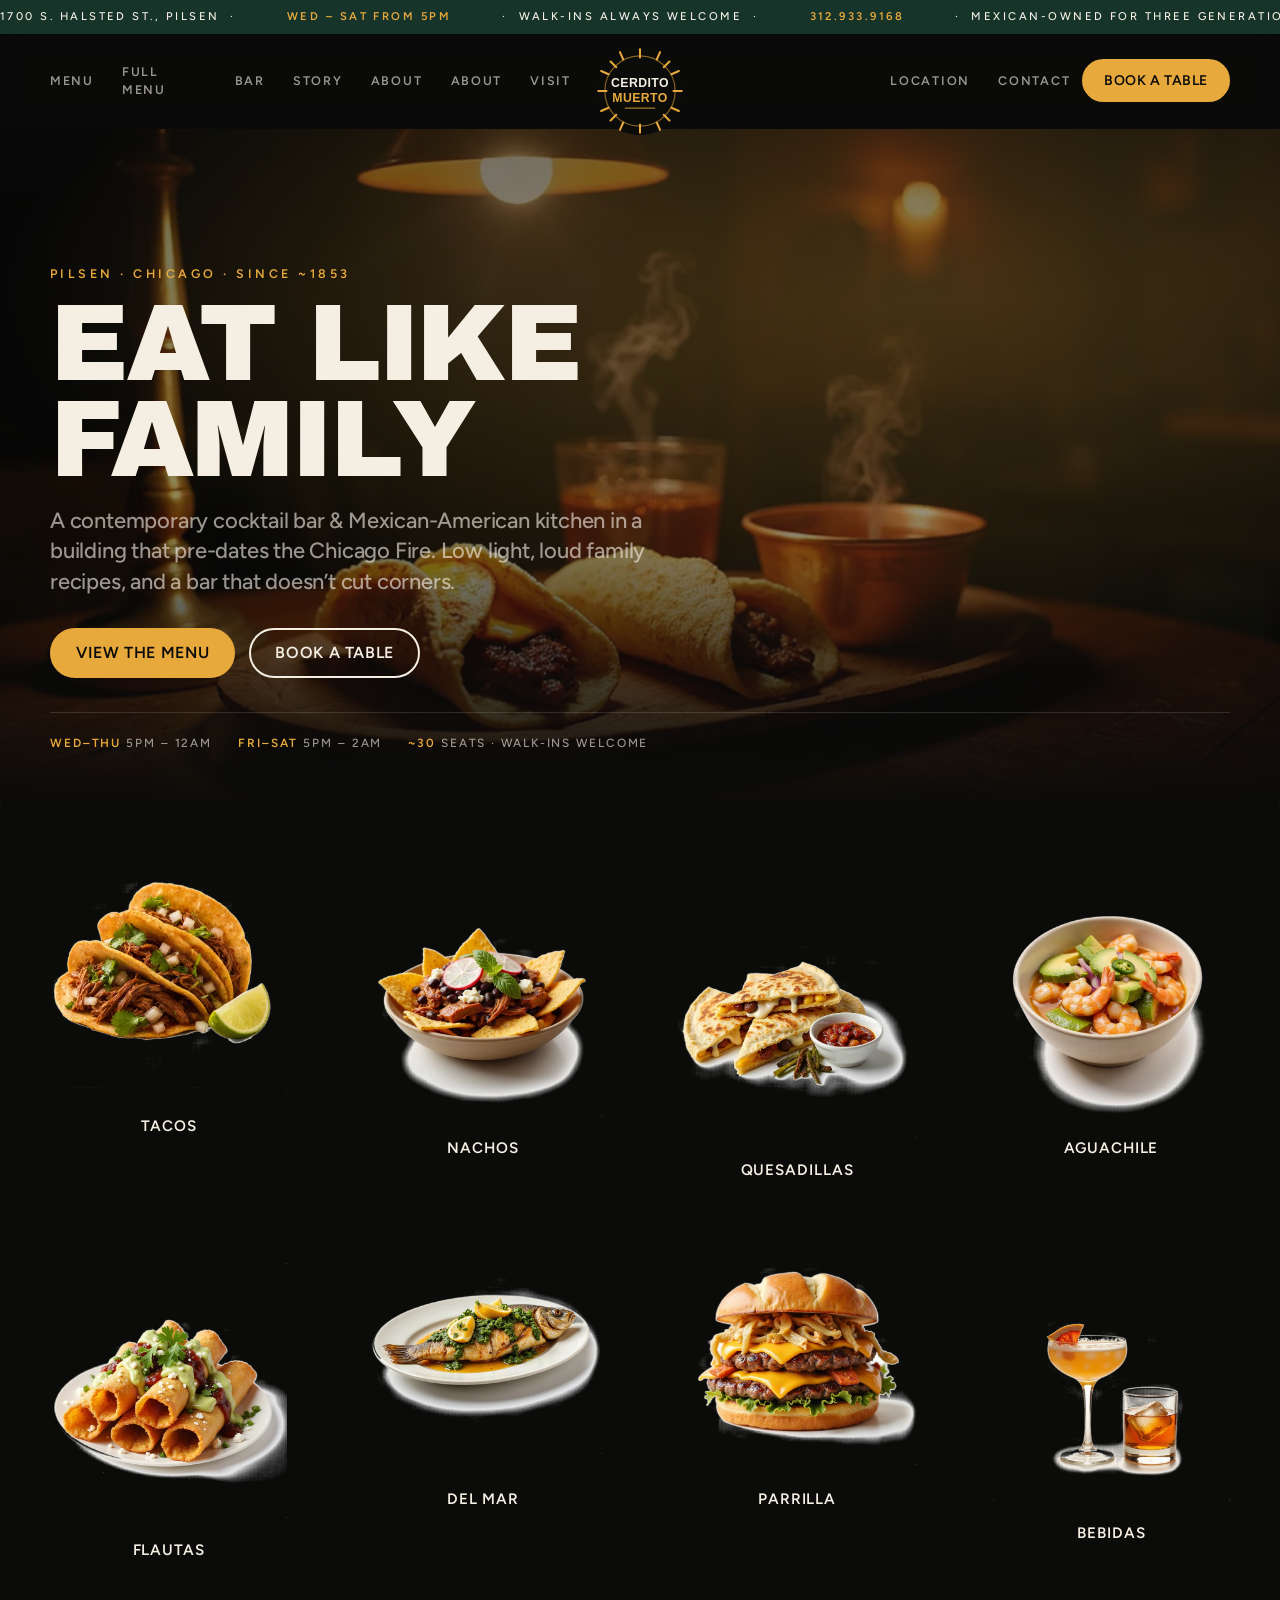
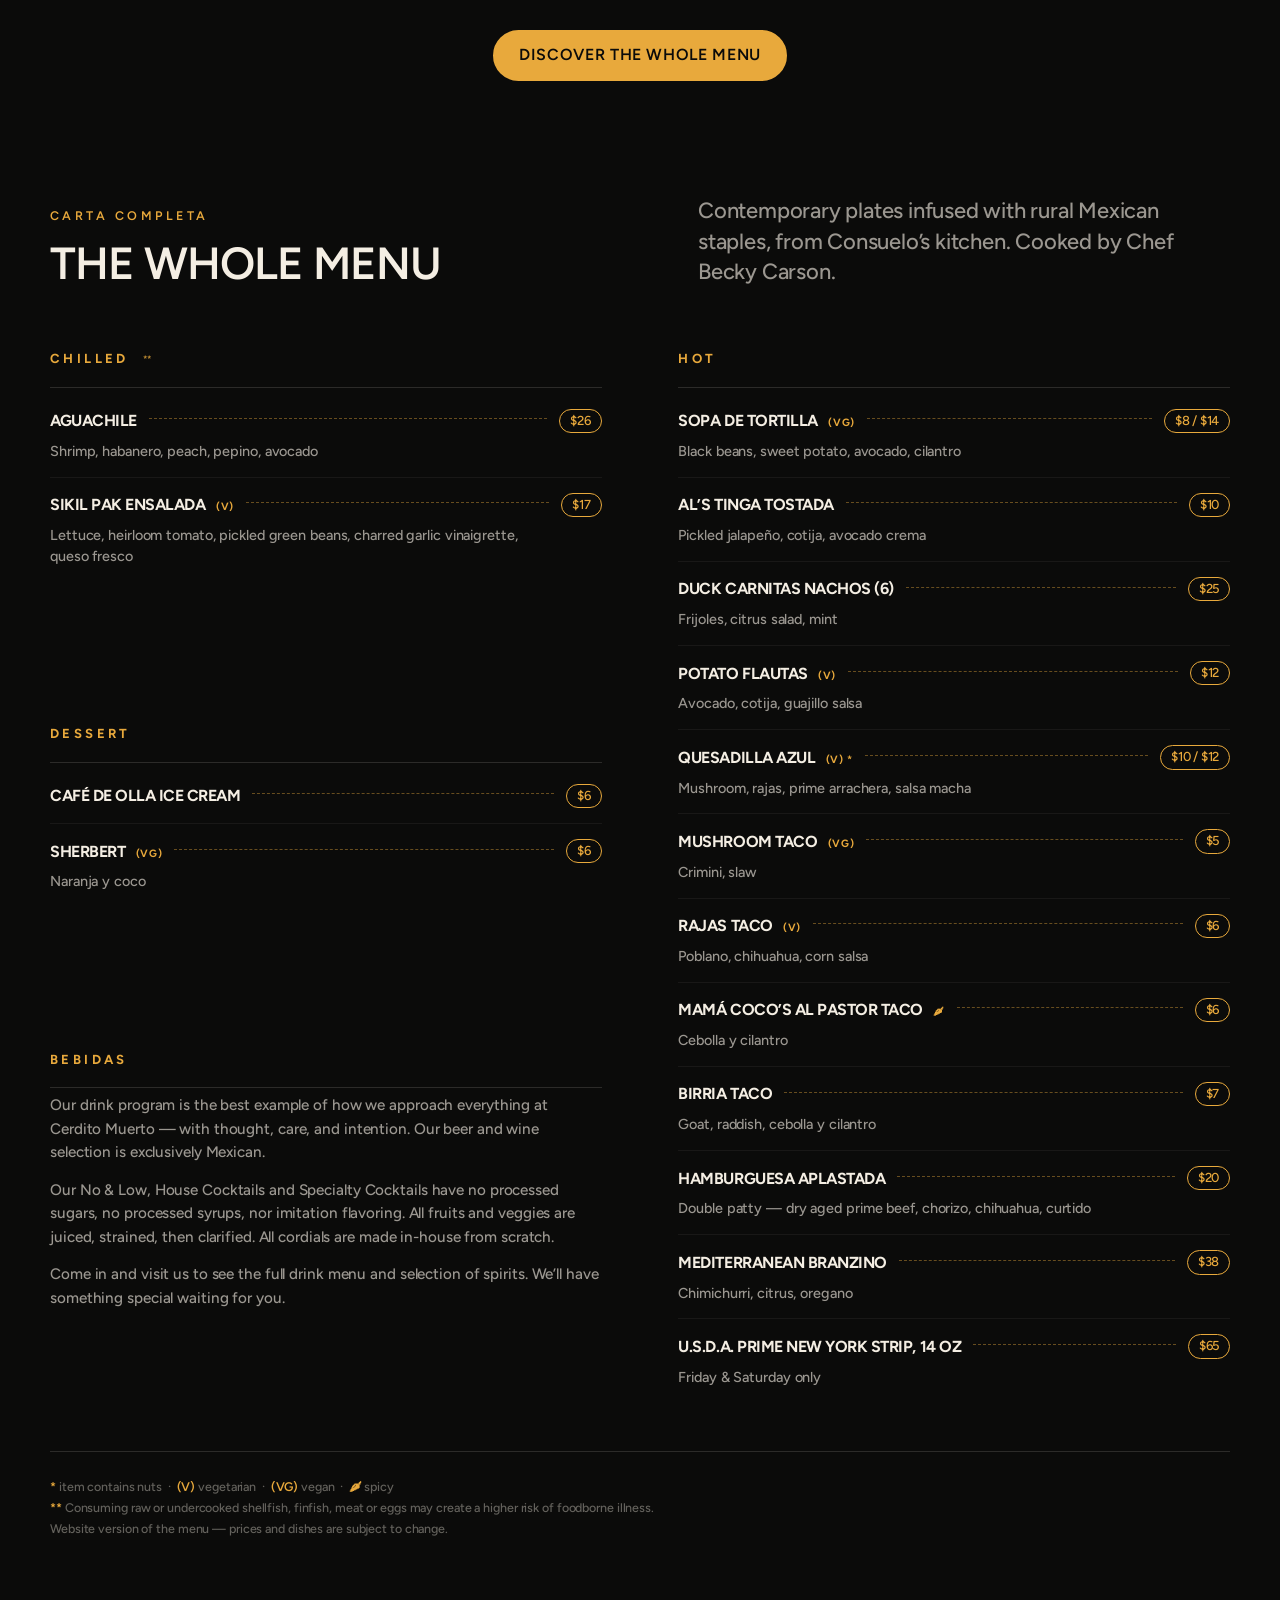
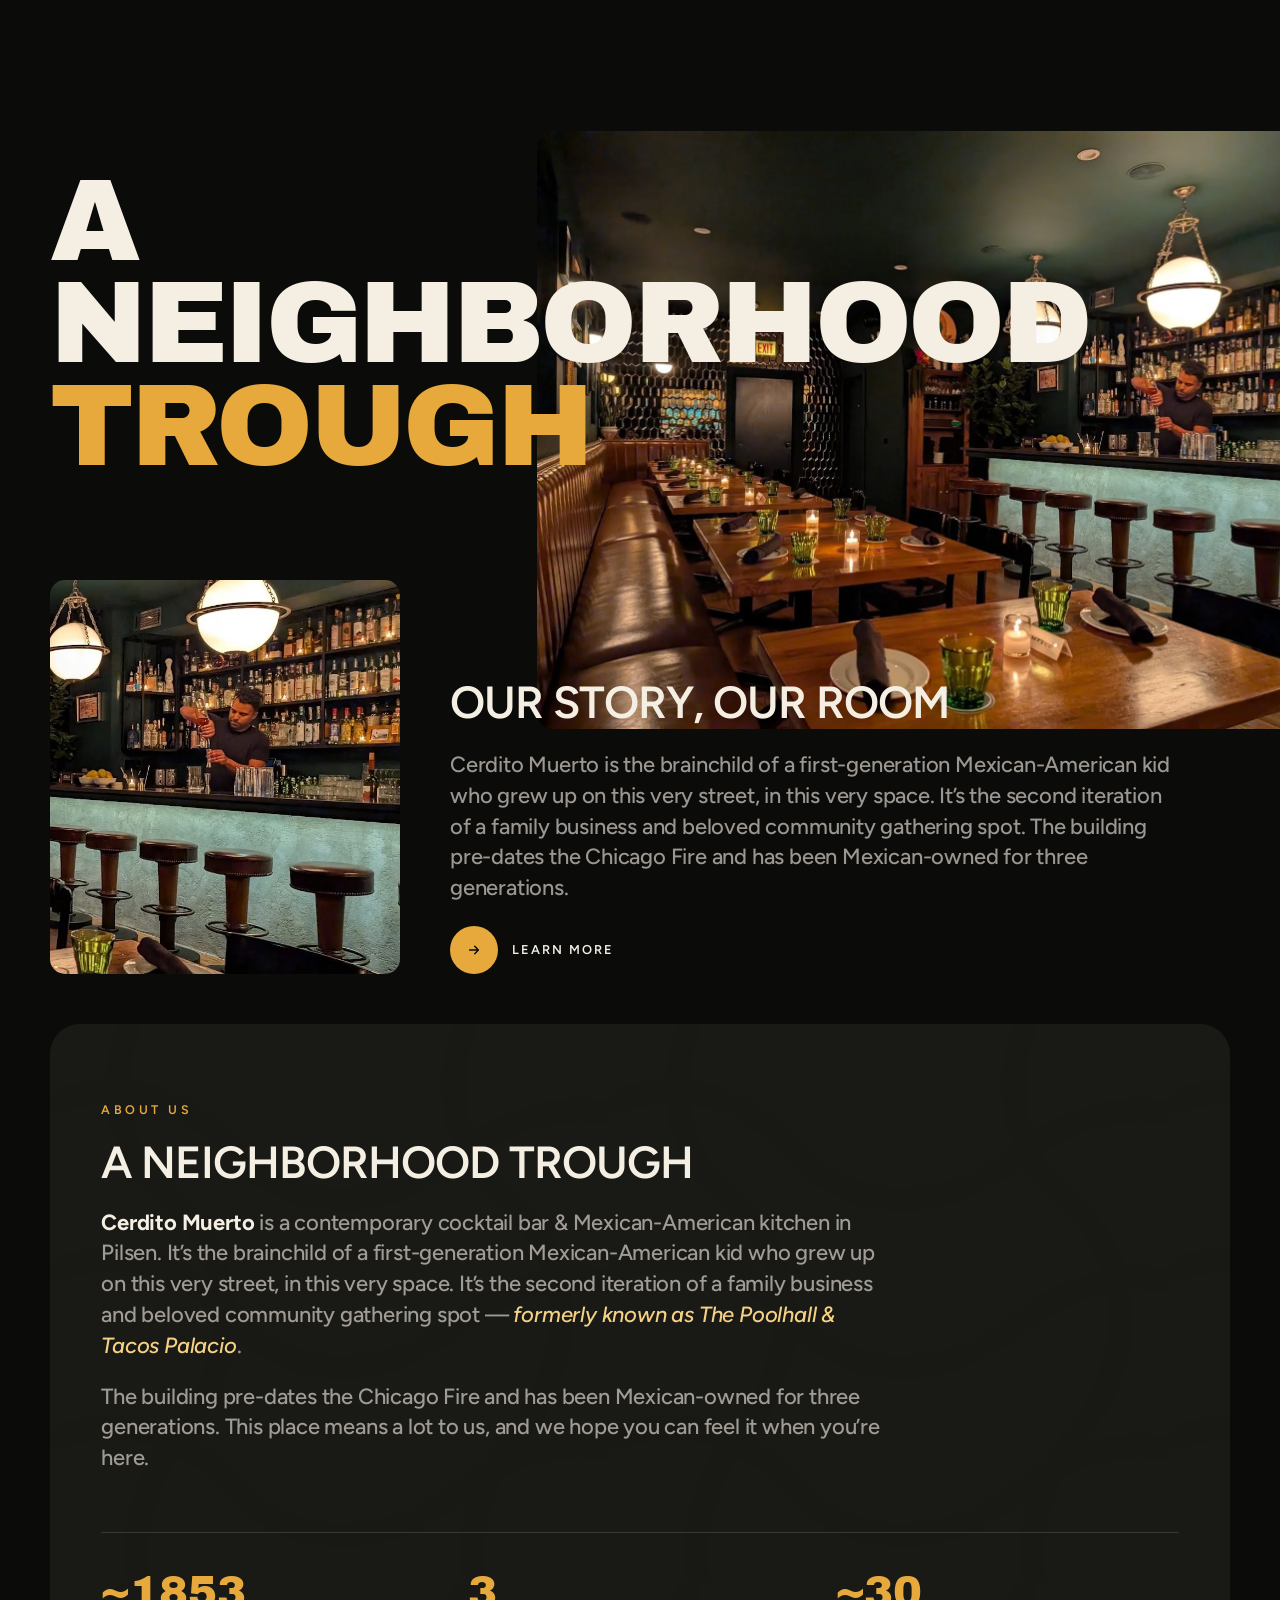
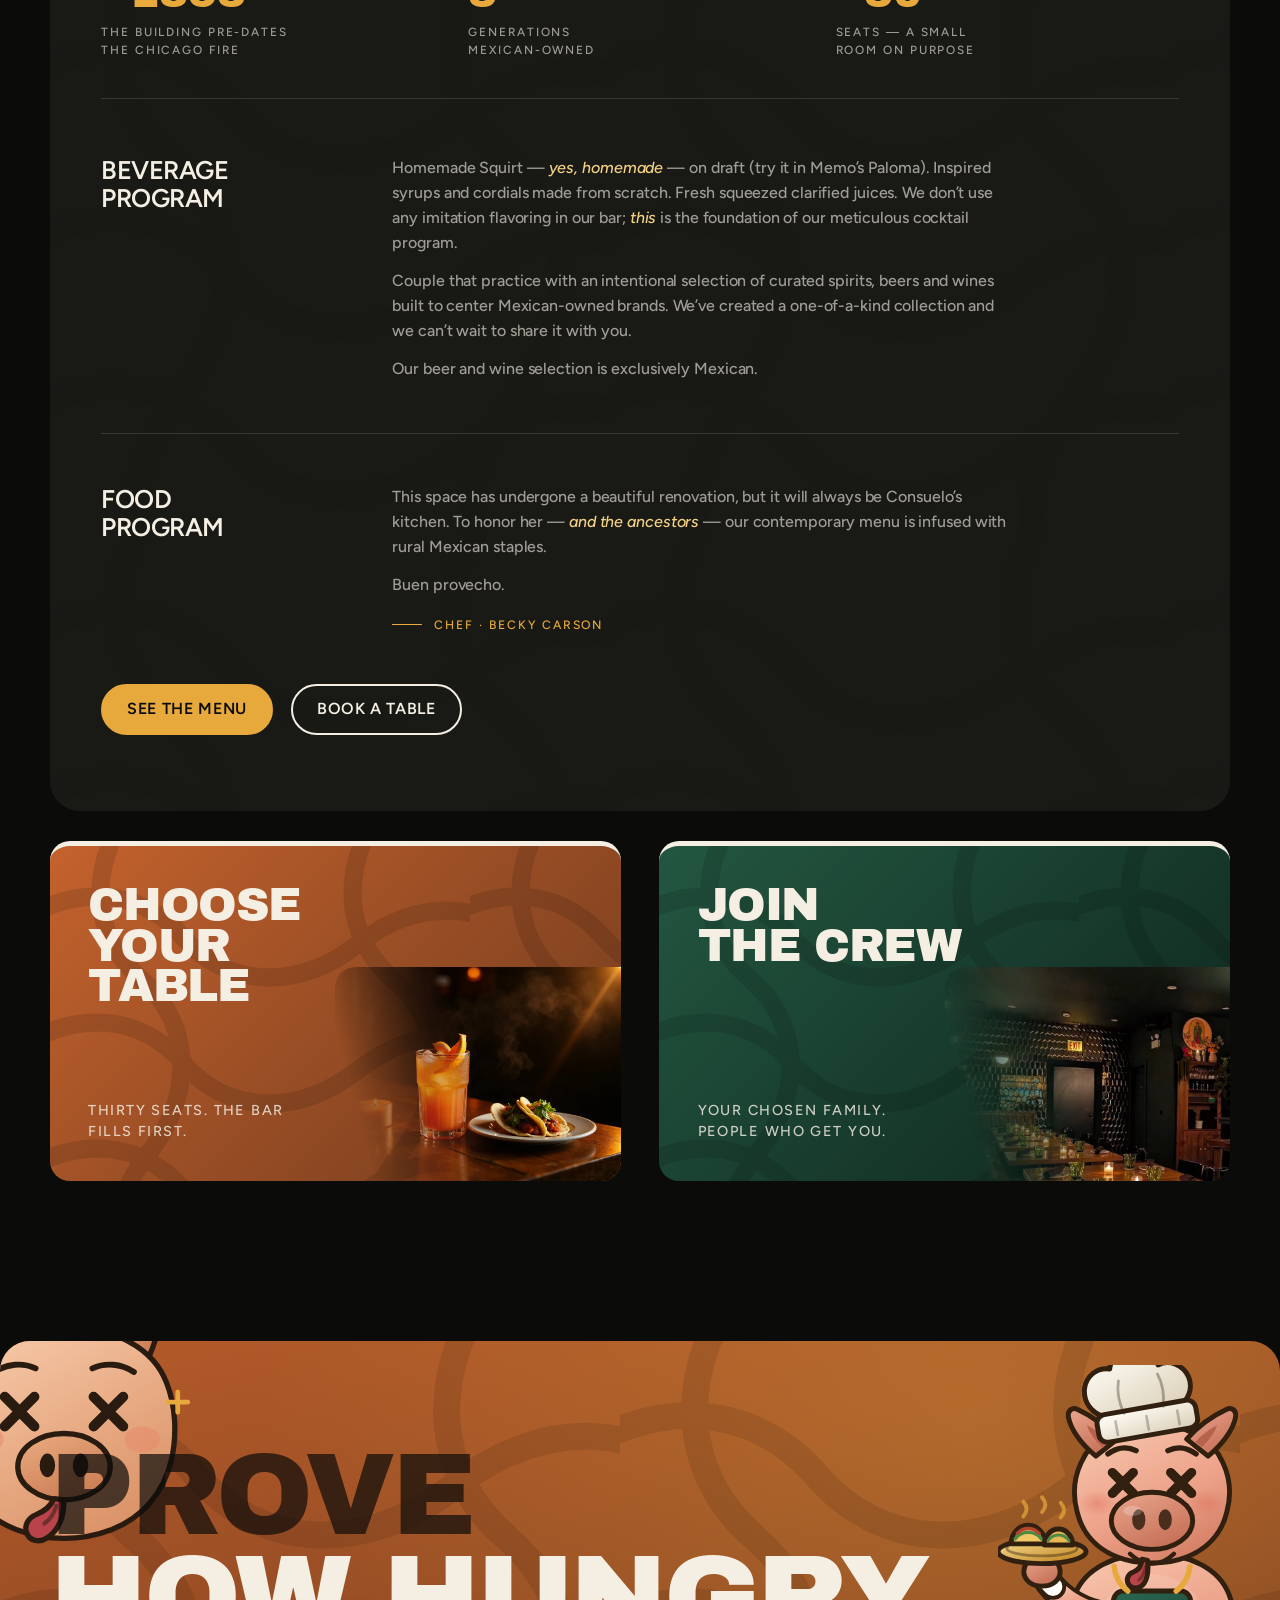
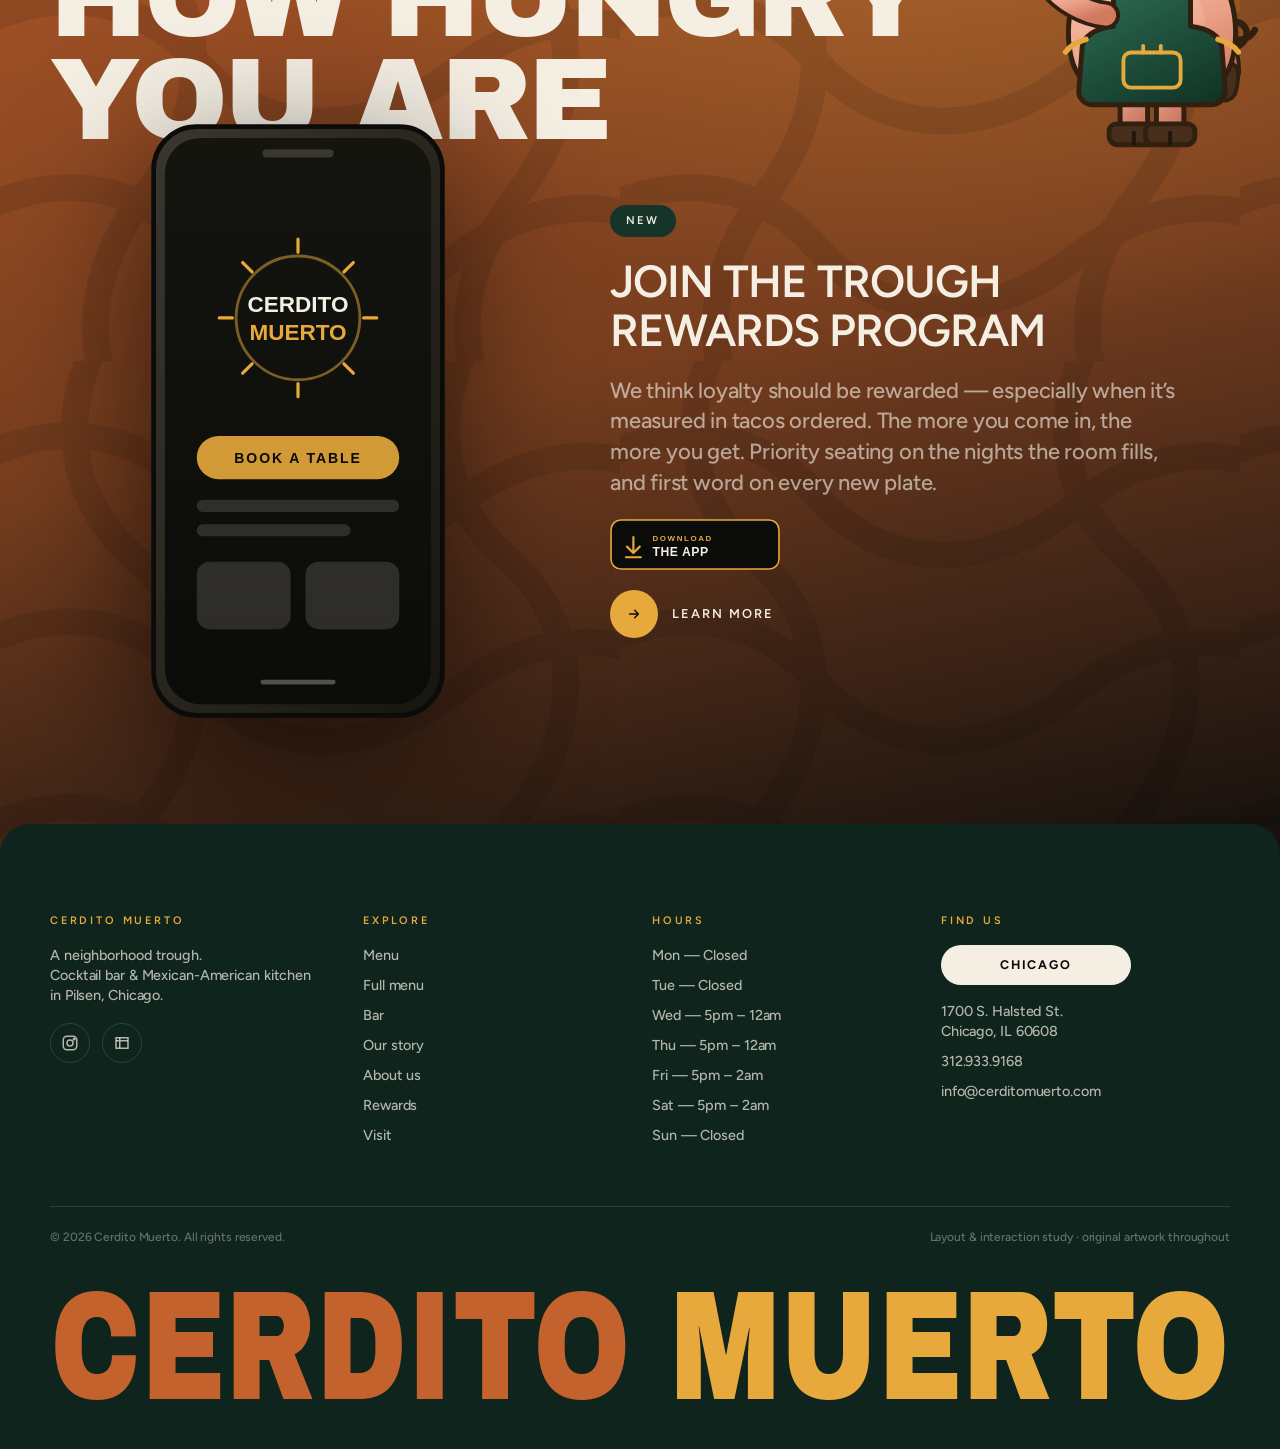
<file: index.html>
<!DOCTYPE html>
<html lang="en">
<head>
<meta charset="utf-8">
<meta name="viewport" content="width=device-width, initial-scale=1">
<title>Cerdito Muerto — Cocktail Bar &amp; Mexican-American Kitchen, Pilsen Chicago</title>
<meta name="description" content="A contemporary cocktail bar and Mexican-American kitchen at 1700 S. Halsted St. in Pilsen, Chicago. Birria, al pastor, duck carnitas nachos and a scratch cocktail program. Wednesday to Saturday from 5pm.">
<meta name="theme-color" content="#0B0B0A">
<meta property="og:title" content="Cerdito Muerto — Pilsen, Chicago">
<meta property="og:description" content="A neighborhood trough. Cocktail bar &amp; Mexican-American kitchen at 1700 S. Halsted St.">
<meta property="og:image" content="assets/img/gen/hero.webp">

<link rel="icon" href="assets/img/favicon.svg" type="image/svg+xml">
<link rel="preconnect" href="https://fonts.googleapis.com">
<link rel="preconnect" href="https://fonts.gstatic.com" crossorigin>
<link href="https://fonts.googleapis.com/css2?family=Archivo+Black&family=Figtree:wght@400;500;600;700&display=swap" rel="stylesheet">
<script>document.documentElement.classList.add('js')</script>
<link rel="stylesheet" href="assets/css/theme.css">
<link rel="stylesheet" href="assets/css/style.css">
</head>

<body>

<!-- ============================== TICKER ============================== -->
<div class="ticker" aria-hidden="true">
  <div class="ticker__row">
    <span>1700 S. Halsted St., Pilsen&nbsp; · &nbsp;<b>Wed – Sat from 5pm</b>&nbsp; · &nbsp;Walk-ins always welcome&nbsp; · &nbsp;<b>312.933.9168</b>&nbsp; · &nbsp;Mexican-owned for three generations&nbsp; · &nbsp;</span>
    <span>1700 S. Halsted St., Pilsen&nbsp; · &nbsp;<b>Wed – Sat from 5pm</b>&nbsp; · &nbsp;Walk-ins always welcome&nbsp; · &nbsp;<b>312.933.9168</b>&nbsp; · &nbsp;Mexican-owned for three generations&nbsp; · &nbsp;</span>
  </div>
</div>

<!-- ============================== HEADER ============================== -->
<header class="header" data-header>
  <div class="shell header__bar">
    <button class="burger" data-burger aria-label="Open menu" aria-expanded="false" aria-controls="drawer"><i></i><i></i><i></i></button>

    <nav class="nav" aria-label="Primary">
      <a href="#menu">Menu</a>
      <a href="#carta">Full Menu</a>
      <a href="#bar">Bar</a>
      <a href="#story">Story</a>
    <a href="#about">About</a>
      <a href="#about">About</a>
      <a href="#visit">Visit</a>
    </nav>

    <a class="badge" href="#top" aria-label="Cerdito Muerto — home">
      <img src="assets/img/art/badge.svg" alt="" width="220" height="220">
    </a>

    <div class="header__end">
      <nav class="nav nav--end" aria-label="Secondary">
        <a href="#visit">Location</a>
        <a href="#visit">Contact</a>
      </nav>
      <a class="btn btn--sm" href="https://resy.com/cities/chicago-il/venues/cerdito-muerto" target="_blank" rel="noopener">Book a table</a>
    </div>
  </div>
</header>

<div class="drawer" id="drawer" data-drawer aria-hidden="true">
  <nav aria-label="Mobile">
    <a href="#menu">Menu</a>
    <a href="#carta">Full Menu</a>
    <a href="#bar">Bar</a>
    <a href="#story">Story</a>
    <a href="#loyalty">Rewards</a>
    <a href="#visit">Visit</a>
  </nav>
  <div class="drawer__foot">
    <span>1700 S. Halsted St., Chicago, IL 60608</span>
    <a href="tel:+13129339168">312.933.9168</a>
    <a href="mailto:info@cerditomuerto.com">info@cerditomuerto.com</a>
    <a href="https://www.instagram.com/cerditomuertochicago" target="_blank" rel="noopener">@cerditomuertochicago</a>
  </div>
</div>

<main id="top">

<!-- ================================ HERO ================================ -->
<section class="hero">
  <div class="hero__media">
    <img src="assets/img/gen/hero.webp" alt="Birria tacos and a copper cup of consommé on the bar, lit by a warm pendant lamp." fetchpriority="high" width="1024" height="576">
  </div>
  <div class="hero__scrim"></div>

  <div class="shell hero__inner">
    <p class="eyebrow" data-reveal="down" data-delay="100">Pilsen · Chicago · Since ~1853</p>
    <h1 class="display d-xl" data-reveal="up" data-delay="200" style="margin-top:14px">
      Eat like<br>family
    </h1>
    <p class="lead" data-reveal="up" data-delay="300" style="max-width:46ch;margin-top:18px">
      A contemporary cocktail bar &amp; Mexican-American kitchen in a building that
      pre-dates the Chicago Fire. Low light, loud family recipes, and a bar that
      doesn&rsquo;t cut corners.
    </p>

    <div class="hero__cta" data-reveal="up" data-delay="380">
      <a class="btn" href="#menu">View the menu</a>
      <a class="btn btn--ghost" href="https://resy.com/cities/chicago-il/venues/cerdito-muerto" target="_blank" rel="noopener">Book a table</a>
    </div>

    <div class="hero__meta" data-reveal="up" data-delay="460">
      <span><b>Wed–Thu</b> 5pm – 12am</span>
      <span><b>Fri–Sat</b> 5pm – 2am</span>
      <span><b>~30</b> seats · walk-ins welcome</span>
    </div>
  </div>
</section>

<!-- ============================= CATEGORIES ============================= -->
<section class="cats" id="menu">
  <div class="shell">
    <div class="cats__grid">
      <a class="cat" href="#carta" data-reveal="up"><span class="cat__shot"><img src="assets/img/gen/cat-tacos.webp" alt="Three birria tacos with onion, cilantro and lime" loading="lazy"></span><h3>Tacos</h3></a>
      <a class="cat" href="#carta" data-reveal="up" data-delay="80"><span class="cat__shot"><img src="assets/img/gen/cat-nachos.webp" alt="A bowl of duck carnitas nachos" loading="lazy"></span><h3>Nachos</h3></a>
      <a class="cat" href="#carta" data-reveal="up" data-delay="160"><span class="cat__shot"><img src="assets/img/gen/cat-quesadilla.webp" alt="Quesadilla wedges with salsa macha" loading="lazy"></span><h3>Quesadillas</h3></a>
      <a class="cat" href="#carta" data-reveal="up" data-delay="240"><span class="cat__shot"><img src="assets/img/gen/cat-aguachile.webp" alt="A bowl of shrimp aguachile with avocado" loading="lazy"></span><h3>Aguachile</h3></a>
      <a class="cat" href="#carta" data-reveal="up"><span class="cat__shot"><img src="assets/img/gen/cat-flautas.webp" alt="Potato flautas with avocado crema" loading="lazy"></span><h3>Flautas</h3></a>
      <a class="cat" href="#carta" data-reveal="up" data-delay="80"><span class="cat__shot"><img src="assets/img/gen/cat-branzino.webp" alt="Whole roasted branzino with chimichurri" loading="lazy"></span><h3>Del Mar</h3></a>
      <a class="cat" href="#carta" data-reveal="up" data-delay="160"><span class="cat__shot"><img src="assets/img/gen/cat-burger.webp" alt="A double smashed burger with chorizo" loading="lazy"></span><h3>Parrilla</h3></a>
      <a class="cat" href="#bebidas" data-reveal="up" data-delay="240"><span class="cat__shot"><img src="assets/img/gen/cat-cocktail.webp" alt="A coupe cocktail and a tumbler of mezcal" loading="lazy"></span><h3>Bebidas</h3></a>
    </div>

    <div class="cats__cta" data-reveal="up">
      <a class="btn" href="#carta">Discover the whole menu</a>
    </div>
  </div>
</section>

<!-- ============================== FULL MENU ============================== -->
<section class="carta" id="carta">
  <div class="shell">
    <div class="carta__head" data-reveal="up">
      <div>
        <p class="eyebrow">Carta completa</p>
        <h2 class="h-sec" style="margin-top:14px">The whole menu</h2>
      </div>
      <p class="lead" style="max-width:38ch">
        Contemporary plates infused with rural Mexican staples, from Consuelo&rsquo;s kitchen.
        Cooked by Chef Becky Carson.
      </p>
    </div>

    <div class="carta__grid">

      <div class="carta__block" data-reveal="up">
        <h3 class="carta__cat">Chilled <sup>**</sup></h3>

        <div class="carta__item">
          <div class="carta__row">
            <span class="carta__name">Aguachile</span>
            <span class="carta__leader" aria-hidden="true"></span>
            <span class="carta__price">$26</span>
          </div>
          <p class="carta__desc">Shrimp, habanero, peach, pepino, avocado</p>
        </div>

        <div class="carta__item">
          <div class="carta__row">
            <span class="carta__name">Sikil Pak Ensalada <em>(V)</em></span>
            <span class="carta__leader" aria-hidden="true"></span>
            <span class="carta__price">$17</span>
          </div>
          <p class="carta__desc">Lettuce, heirloom tomato, pickled green beans, charred garlic vinaigrette, queso fresco</p>
        </div>
      </div>

      <div class="carta__block carta__block--hot" data-reveal="up" data-delay="80">
        <h3 class="carta__cat">Hot</h3>

        <div class="carta__item">
          <div class="carta__row">
            <span class="carta__name">Sopa De Tortilla <em>(VG)</em></span>
            <span class="carta__leader" aria-hidden="true"></span>
            <span class="carta__price">$8 / $14</span>
          </div>
          <p class="carta__desc">Black beans, sweet potato, avocado, cilantro</p>
        </div>

        <div class="carta__item">
          <div class="carta__row">
            <span class="carta__name">Al&rsquo;s Tinga Tostada</span>
            <span class="carta__leader" aria-hidden="true"></span>
            <span class="carta__price">$10</span>
          </div>
          <p class="carta__desc">Pickled jalape&ntilde;o, cotija, avocado crema</p>
        </div>

        <div class="carta__item">
          <div class="carta__row">
            <span class="carta__name">Duck Carnitas Nachos (6)</span>
            <span class="carta__leader" aria-hidden="true"></span>
            <span class="carta__price">$25</span>
          </div>
          <p class="carta__desc">Frijoles, citrus salad, mint</p>
        </div>

        <div class="carta__item">
          <div class="carta__row">
            <span class="carta__name">Potato Flautas <em>(V)</em></span>
            <span class="carta__leader" aria-hidden="true"></span>
            <span class="carta__price">$12</span>
          </div>
          <p class="carta__desc">Avocado, cotija, guajillo salsa</p>
        </div>

        <div class="carta__item">
          <div class="carta__row">
            <span class="carta__name">Quesadilla Azul <em>(V) *</em></span>
            <span class="carta__leader" aria-hidden="true"></span>
            <span class="carta__price">$10 / $12</span>
          </div>
          <p class="carta__desc">Mushroom, rajas, prime arrachera, salsa macha</p>
        </div>

        <div class="carta__item">
          <div class="carta__row">
            <span class="carta__name">Mushroom Taco <em>(VG)</em></span>
            <span class="carta__leader" aria-hidden="true"></span>
            <span class="carta__price">$5</span>
          </div>
          <p class="carta__desc">Crimini, slaw</p>
        </div>

        <div class="carta__item">
          <div class="carta__row">
            <span class="carta__name">Rajas Taco <em>(V)</em></span>
            <span class="carta__leader" aria-hidden="true"></span>
            <span class="carta__price">$6</span>
          </div>
          <p class="carta__desc">Poblano, chihuahua, corn salsa</p>
        </div>

        <div class="carta__item">
          <div class="carta__row">
            <span class="carta__name">Mam&aacute; Coco&rsquo;s Al Pastor Taco <em>&#127798;</em></span>
            <span class="carta__leader" aria-hidden="true"></span>
            <span class="carta__price">$6</span>
          </div>
          <p class="carta__desc">Cebolla y cilantro</p>
        </div>

        <div class="carta__item">
          <div class="carta__row">
            <span class="carta__name">Birria Taco</span>
            <span class="carta__leader" aria-hidden="true"></span>
            <span class="carta__price">$7</span>
          </div>
          <p class="carta__desc">Goat, raddish, cebolla y cilantro</p>
        </div>

        <div class="carta__item">
          <div class="carta__row">
            <span class="carta__name">Hamburguesa Aplastada</span>
            <span class="carta__leader" aria-hidden="true"></span>
            <span class="carta__price">$20</span>
          </div>
          <p class="carta__desc">Double patty &mdash; dry aged prime beef, chorizo, chihuahua, curtido</p>
        </div>

        <div class="carta__item">
          <div class="carta__row">
            <span class="carta__name">Mediterranean Branzino</span>
            <span class="carta__leader" aria-hidden="true"></span>
            <span class="carta__price">$38</span>
          </div>
          <p class="carta__desc">Chimichurri, citrus, oregano</p>
        </div>

        <div class="carta__item">
          <div class="carta__row">
            <span class="carta__name">U.S.D.A. Prime New York Strip, 14&nbsp;oz</span>
            <span class="carta__leader" aria-hidden="true"></span>
            <span class="carta__price">$65</span>
          </div>
          <p class="carta__desc">Friday &amp; Saturday only</p>
        </div>
      </div>

      <div class="carta__block" data-reveal="up" data-delay="160">
        <h3 class="carta__cat">Dessert</h3>

        <div class="carta__item">
          <div class="carta__row">
            <span class="carta__name">Caf&eacute; De Olla Ice Cream</span>
            <span class="carta__leader" aria-hidden="true"></span>
            <span class="carta__price">$6</span>
          </div>
        </div>

        <div class="carta__item">
          <div class="carta__row">
            <span class="carta__name">Sherbert <em>(VG)</em></span>
            <span class="carta__leader" aria-hidden="true"></span>
            <span class="carta__price">$6</span>
          </div>
          <p class="carta__desc">Naranja y coco</p>
        </div>
      </div>

      <div class="carta__block carta__bebidas" id="bebidas" data-reveal="up" data-delay="240">
        <h3 class="carta__cat">Bebidas</h3>
        <p>
          Our drink program is the best example of how we approach everything at Cerdito
          Muerto &mdash; with thought, care, and intention. Our beer and wine selection is
          exclusively Mexican.
        </p>
        <p>
          Our No &amp; Low, House Cocktails and Specialty Cocktails have no processed sugars,
          no processed syrups, nor imitation flavoring. All fruits and veggies are juiced,
          strained, then clarified. All cordials are made in-house from scratch.
        </p>
        <p>
          Come in and visit us to see the full drink menu and selection of spirits.
          We&rsquo;ll have something special waiting for you.
        </p>
      </div>
    </div>

    <p class="carta__note">
      <b>*</b> item contains nuts &nbsp;&middot;&nbsp; <b>(V)</b> vegetarian &nbsp;&middot;&nbsp;
      <b>(VG)</b> vegan &nbsp;&middot;&nbsp; <b>&#127798;</b> spicy<br>
      <b>**</b> Consuming raw or undercooked shellfish, finfish, meat or eggs may create a
      higher risk of foodborne illness.<br>
      Website version of the menu &mdash; prices and dishes are subject to change.
    </p>
  </div>
</section>

<!-- =============================== STORY =============================== -->
<section class="story" id="story">
  <div class="shell">

    <!-- scroll-scrubbed display headline, overlapping the photo -->
    <h2 class="display d-xxl play story__headline" data-play="stagger:110">
      <span class="word" style="--i:0">A</span>
      <span class="word" style="--i:1">neighborhood</span><br>
      <span class="word is-accent" style="--i:2">trough</span>
    </h2>

    <figure class="story__photo" data-parallax="speed:3; range:0,53; on:desktop,tablet">
      <img src="assets/img/gen/venue-wide.webp" alt="The dining room: green walls, brass pendant globes and a leather banquette." loading="lazy" width="1593" height="1200">
    </figure>

    <div class="story__row">
      <figure data-reveal="right" data-delay="100">
        <img src="assets/img/gen/story-bar.webp" alt="A bartender pouring at the backlit bar." loading="lazy" width="638" height="719">
      </figure>

      <div class="story__copy" data-reveal="up" data-delay="200">
        <h3 class="h-sec">Our story, our room</h3>
        <p class="lead">
          Cerdito Muerto is the brainchild of a first-generation Mexican-American kid who
          grew up on this very street, in this very space. It&rsquo;s the second iteration of a
          family business and beloved community gathering spot. The building pre-dates the
          Chicago Fire and has been Mexican-owned for three generations.
        </p>
        <a class="arrow-link" href="#about">
          <i><svg viewBox="0 0 60 60" aria-hidden="true"><g stroke="currentColor" stroke-width="4" stroke-linecap="round" stroke-linejoin="round" fill="none"><path d="M18 30h24M32 20l10 10-10 10"/></g></svg></i>
          Learn more
        </a>
      </div>
    </div>
  </div>
</section>

<!-- =============================== ABOUT =============================== -->
<section class="about" id="about">
  <span class="about__swirl" aria-hidden="true"></span>

  <div class="about__intro" data-reveal="up">
    <p class="eyebrow">About us</p>
    <h2 class="h-sec">A neighborhood trough</h2>
    <p class="lead">
      <strong>Cerdito Muerto</strong> is a contemporary cocktail bar &amp; Mexican-American
      kitchen in Pilsen. It&rsquo;s the brainchild of a first-generation Mexican-American kid
      who grew up on this very street, in this very space. It&rsquo;s the second iteration of a
      family business and beloved community gathering spot &mdash; <em>formerly known as
      The Poolhall &amp; Tacos Palacio</em>.
    </p>
    <p class="lead">
      The building pre-dates the Chicago Fire and has been Mexican-owned for three
      generations. This place means a lot to us, and we hope you can feel it when
      you&rsquo;re here.
    </p>
  </div>

  <dl class="about__facts" data-reveal="up" data-delay="80">
    <div><dt>~1853</dt><dd>The building pre-dates<br>the Chicago Fire</dd></div>
    <div><dt>3</dt><dd>Generations<br>Mexican-owned</dd></div>
    <div><dt>~30</dt><dd>Seats &mdash; a small<br>room on purpose</dd></div>
  </dl>

  <article class="program" data-reveal="up" data-delay="120">
    <h3>Beverage<br>program</h3>
    <div>
      <p>
        Homemade Squirt &mdash; <em>yes, homemade</em> &mdash; on draft (try it in Memo&rsquo;s
        Paloma). Inspired syrups and cordials made from scratch. Fresh squeezed clarified
        juices. We don&rsquo;t use any imitation flavoring in our bar; <em>this</em> is the
        foundation of our meticulous cocktail program.
      </p>
      <p>
        Couple that practice with an intentional selection of curated spirits, beers and
        wines built to center Mexican-owned brands. We&rsquo;ve created a one-of-a-kind
        collection and we can&rsquo;t wait to share it with you.
      </p>
      <p>Our beer and wine selection is exclusively Mexican.</p>
    </div>
  </article>

  <article class="program" data-reveal="up" data-delay="160">
    <h3>Food<br>program</h3>
    <div>
      <p>
        This space has undergone a beautiful renovation, but it will always be
        Consuelo&rsquo;s kitchen. To honor her &mdash; <em>and the ancestors</em> &mdash; our
        contemporary menu is infused with rural Mexican staples.
      </p>
      <p>Buen provecho.</p>
      <span class="program__sig"><span aria-hidden="true"></span> Chef &middot; Becky Carson</span>
    </div>
  </article>

  <div class="about__foot" data-reveal="up" data-delay="200">
    <a class="btn" href="#carta">See the menu</a>
    <a class="btn btn--ghost" href="https://resy.com/cities/chicago-il/venues/cerdito-muerto" target="_blank" rel="noopener">Book a table</a>
  </div>
</section>

<!-- ============================ PROMO CARDS ============================ -->
<div class="shell" id="bar">
  <div class="promos">
    <a class="promo promo--gold" href="#visit" data-reveal="up">
      <span class="promo__swirl" aria-hidden="true"></span>
      <img class="promo__art" src="assets/img/gen/promo-drink.webp" alt="" aria-hidden="true" loading="lazy">
      <h3 class="display d-lg">Choose<br>your table</h3>
      <p>Thirty seats. The bar fills first.</p>
    </a>

    <a class="promo promo--green" href="#visit" data-reveal="up" data-delay="120">
      <span class="promo__swirl" aria-hidden="true"></span>
      <img class="promo__art" src="assets/img/gen/promo-room.webp" alt="" aria-hidden="true" loading="lazy">
      <h3 class="display d-lg">Join<br>the crew</h3>
      <p>Your chosen family. People who get you.</p>
    </a>
  </div>
</div>

<!-- ============================== LOYALTY ============================== -->
<section class="loyalty" id="loyalty">
  <span class="loyalty__swirl" aria-hidden="true"></span>

  <img class="loyalty__char loyalty__char--left" src="assets/img/art/cerdito.svg" alt="" aria-hidden="true"
       data-parallax="speed:4; range:0,50; dir:-1; on:desktop">
  <img class="loyalty__char loyalty__char--right" src="assets/img/art/pig-chef.svg" alt="" aria-hidden="true"
       data-parallax="speed:1; range:0,100">

  <div class="shell">
    <h2 class="display d-xxl play loyalty__headline" data-play="stagger:95">
      <span class="word is-shadow" style="--i:0">Prove</span><br>
      <span class="word" style="--i:1">how</span>
      <span class="word" style="--i:2">hungry</span><br>
      <span class="word" style="--i:3">you</span>
      <span class="word" style="--i:4">are</span>
    </h2>

    <div class="loyalty__row">
      <img class="loyalty__phone" src="assets/img/art/phone.svg" alt="The Cerdito Muerto booking screen on a phone" loading="lazy"
           data-parallax="speed:2; range:0,100; on:desktop,tablet">

      <div class="loyalty__copy">
        <span class="pill-new" data-reveal="up">New</span>
        <h2 class="h-sec" data-reveal="up" data-delay="80">Join the trough<br>rewards program</h2>
        <p class="lead" data-reveal="up" data-delay="160">
          We think loyalty should be rewarded — especially when it&rsquo;s measured in tacos
          ordered. The more you come in, the more you get. Priority seating on the nights
          the room fills, and first word on every new plate.
        </p>
        <div class="stores" data-reveal="up" data-delay="240">
          <a href="#loyalty" aria-label="Download the app"><img src="assets/img/art/get-app.svg" alt="Download the app" loading="lazy"></a>
        </div>
        <a class="arrow-link" href="#loyalty" data-reveal="up" data-delay="320">
          <i><svg viewBox="0 0 60 60" aria-hidden="true"><g stroke="currentColor" stroke-width="4" stroke-linecap="round" stroke-linejoin="round" fill="none"><path d="M18 30h24M32 20l10 10-10 10"/></g></svg></i>
          Learn more
        </a>
      </div>
    </div>
  </div>
</section>

</main>

<!-- =============================== FOOTER =============================== -->
<footer class="footer" id="visit">
  <span class="footer__swirl" aria-hidden="true"></span>
  <div class="shell">
    <div class="footer__grid">
      <div>
        <h4>Cerdito Muerto</h4>
        <p>A neighborhood trough.<br>Cocktail bar &amp; Mexican-American kitchen in Pilsen, Chicago.</p>
        <div class="socials">
          <a href="https://www.instagram.com/cerditomuertochicago" target="_blank" rel="noopener" aria-label="Instagram">
            <svg width="18" viewBox="0 0 24 24" fill="none" stroke="currentColor" stroke-width="2"><rect x="3" y="3" width="18" height="18" rx="5"/><circle cx="12" cy="12" r="4"/><circle cx="17.5" cy="6.5" r="1"/></svg>
          </a>
          <a href="https://resy.com/cities/chicago-il/venues/cerdito-muerto" target="_blank" rel="noopener" aria-label="Resy">
            <svg width="18" viewBox="0 0 24 24" fill="none" stroke="currentColor" stroke-width="2"><path d="M4 5h16v14H4z"/><path d="M4 9h16M9 5v14"/></svg>
          </a>
        </div>
      </div>

      <div>
        <h4>Explore</h4>
        <ul>
          <li><a href="#menu">Menu</a></li>
          <li><a href="#carta">Full menu</a></li>
          <li><a href="#bar">Bar</a></li>
          <li><a href="#story">Our story</a></li>
          <li><a href="#about">About us</a></li>
          <li><a href="#loyalty">Rewards</a></li>
          <li><a href="#visit">Visit</a></li>
        </ul>
      </div>

      <div>
        <h4>Hours</h4>
        <ul>
          <li>Mon — Closed</li>
          <li>Tue — Closed</li>
          <li>Wed — 5pm – 12am</li>
          <li>Thu — 5pm – 12am</li>
          <li>Fri — 5pm – 2am</li>
          <li>Sat — 5pm – 2am</li>
          <li>Sun — Closed</li>
        </ul>
      </div>

      <div>
        <h4>Find us</h4>
        <span class="rotator" data-rotate="1400" aria-label="Pilsen, Chicago">
          <span data-word>Pilsen</span>
          <span data-word>Chicago</span>
          <span data-word>S. Halsted St.</span>
          <span data-word>60608</span>
        </span>
        <ul style="margin-top:16px">
          <li>1700 S. Halsted St.<br>Chicago, IL 60608</li>
          <li><a href="tel:+13129339168">312.933.9168</a></li>
          <li><a href="mailto:info@cerditomuerto.com">info@cerditomuerto.com</a></li>
        </ul>
      </div>
    </div>

    <div class="footer__bar">
      <span>© <span id="yr">2026</span> Cerdito Muerto. All rights reserved.</span>
      <span>Layout &amp; interaction study · original artwork throughout</span>
    </div>
  </div>

  <div class="footer__wordmark" aria-hidden="true">
    <svg viewBox="0 0 1000 132" preserveAspectRatio="xMidYMid meet" role="presentation">
      <text x="0" y="112" textLength="1000" lengthAdjust="spacingAndGlyphs"
            font-family="Archivo Black, Arial Black, sans-serif" font-size="132">
        <tspan class="w1">CERDITO</tspan><tspan class="w2"> MUERTO</tspan>
      </text>
    </svg>
  </div>
</footer>

<script src="assets/js/motion.js" defer></script>
<script>document.getElementById('yr').textContent = new Date().getFullYear()</script>
</body>
</html>
</file>
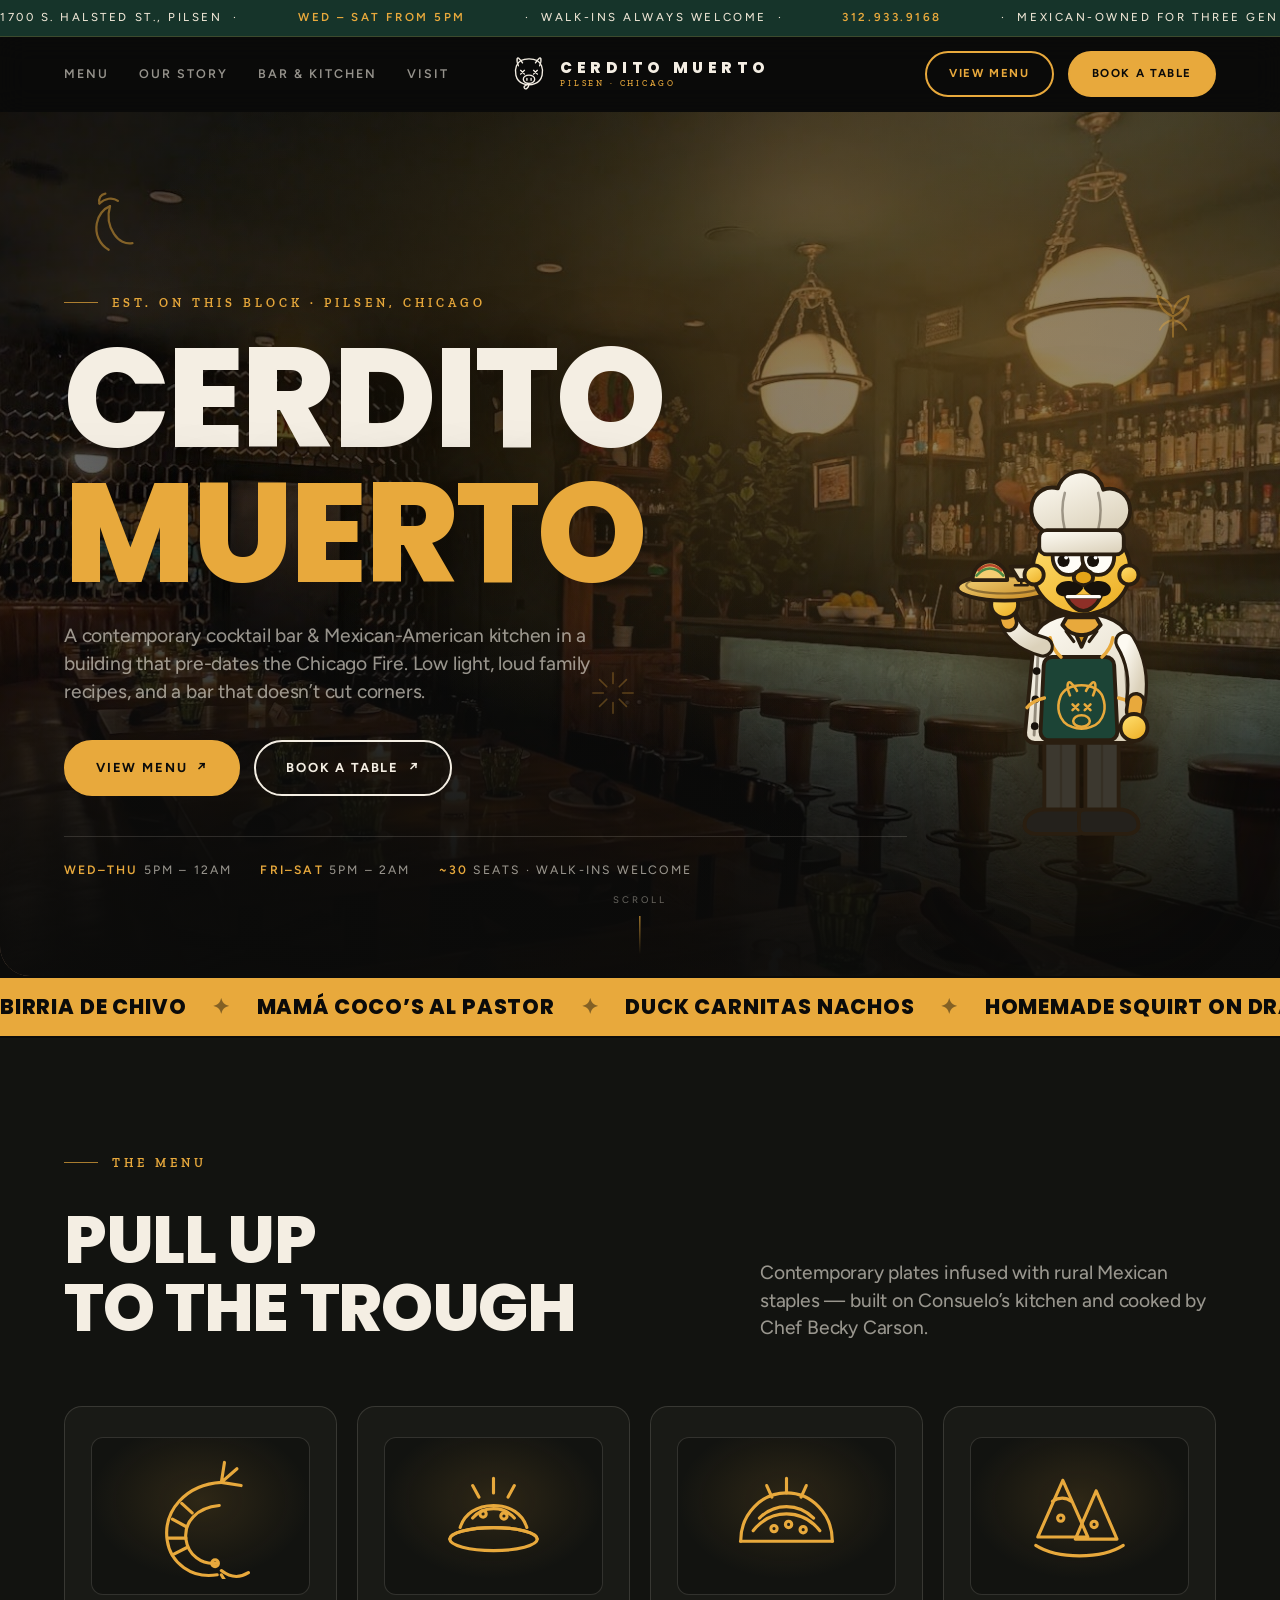
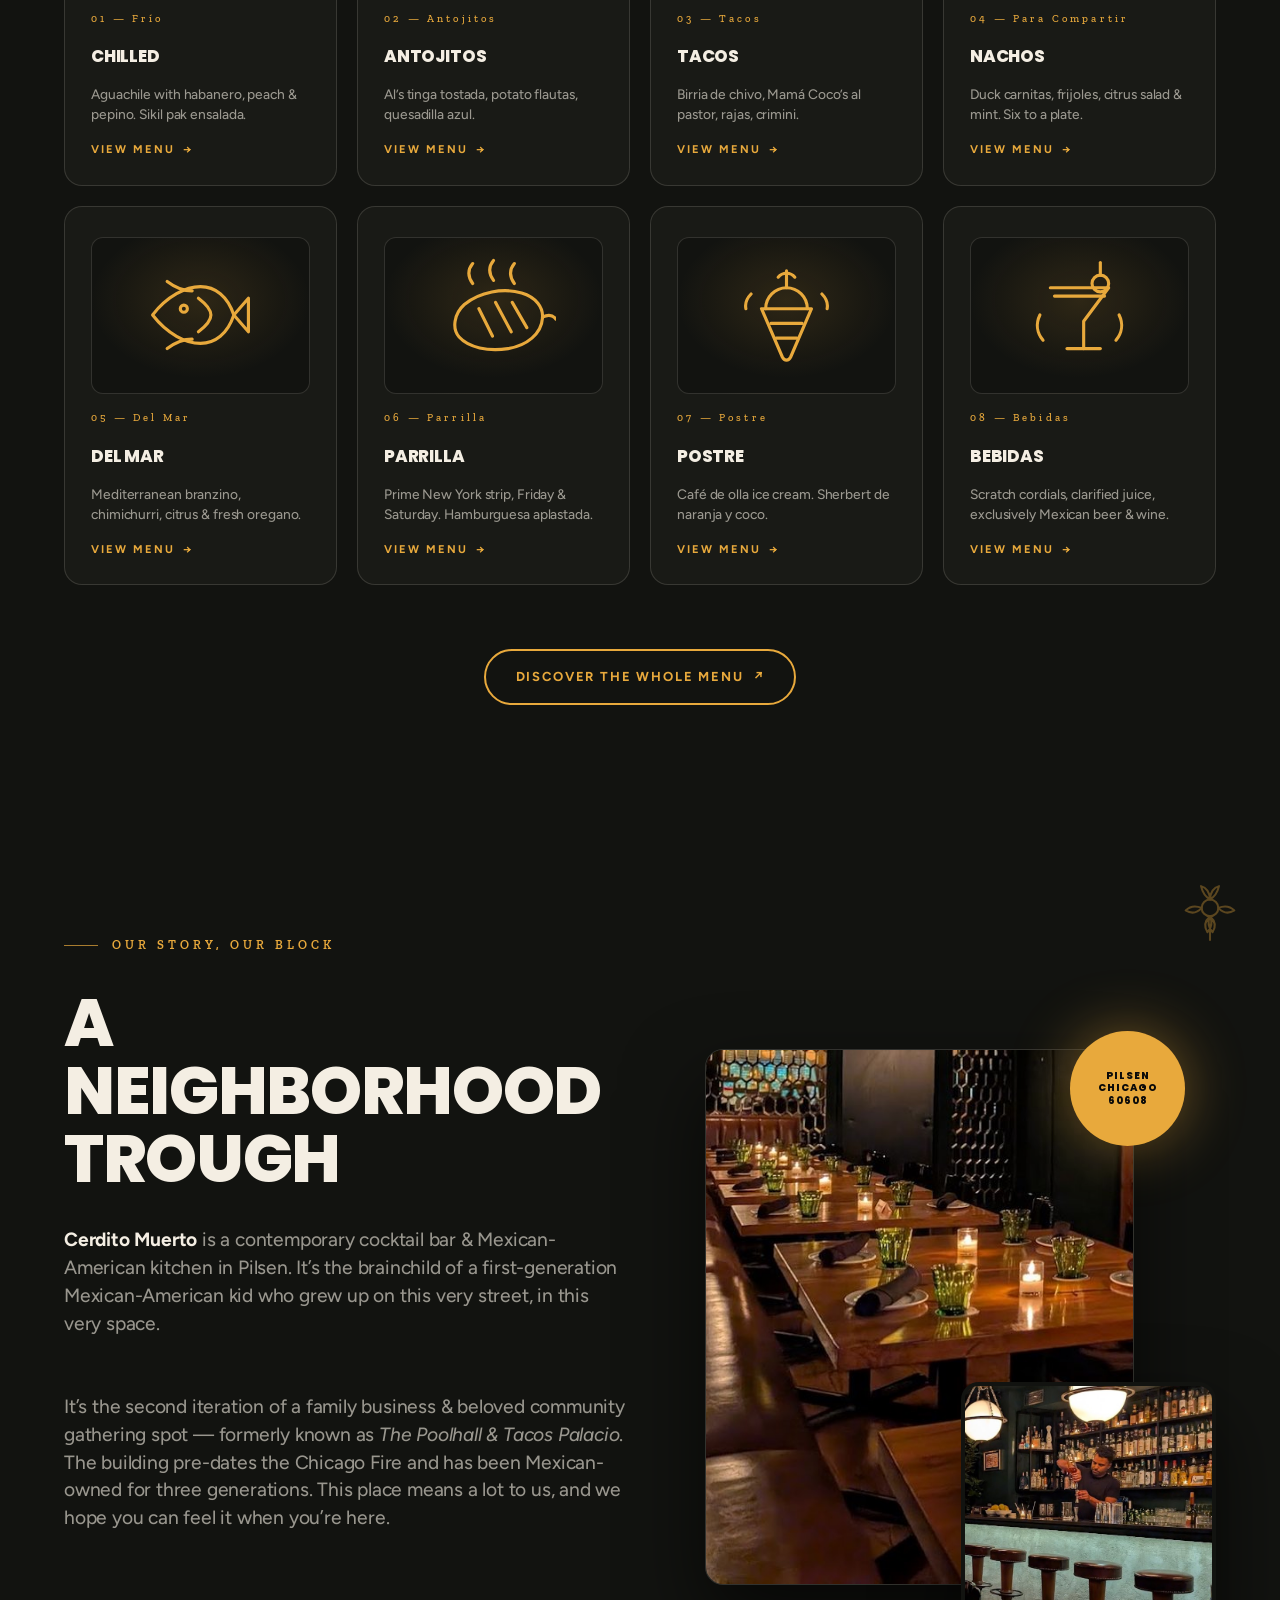
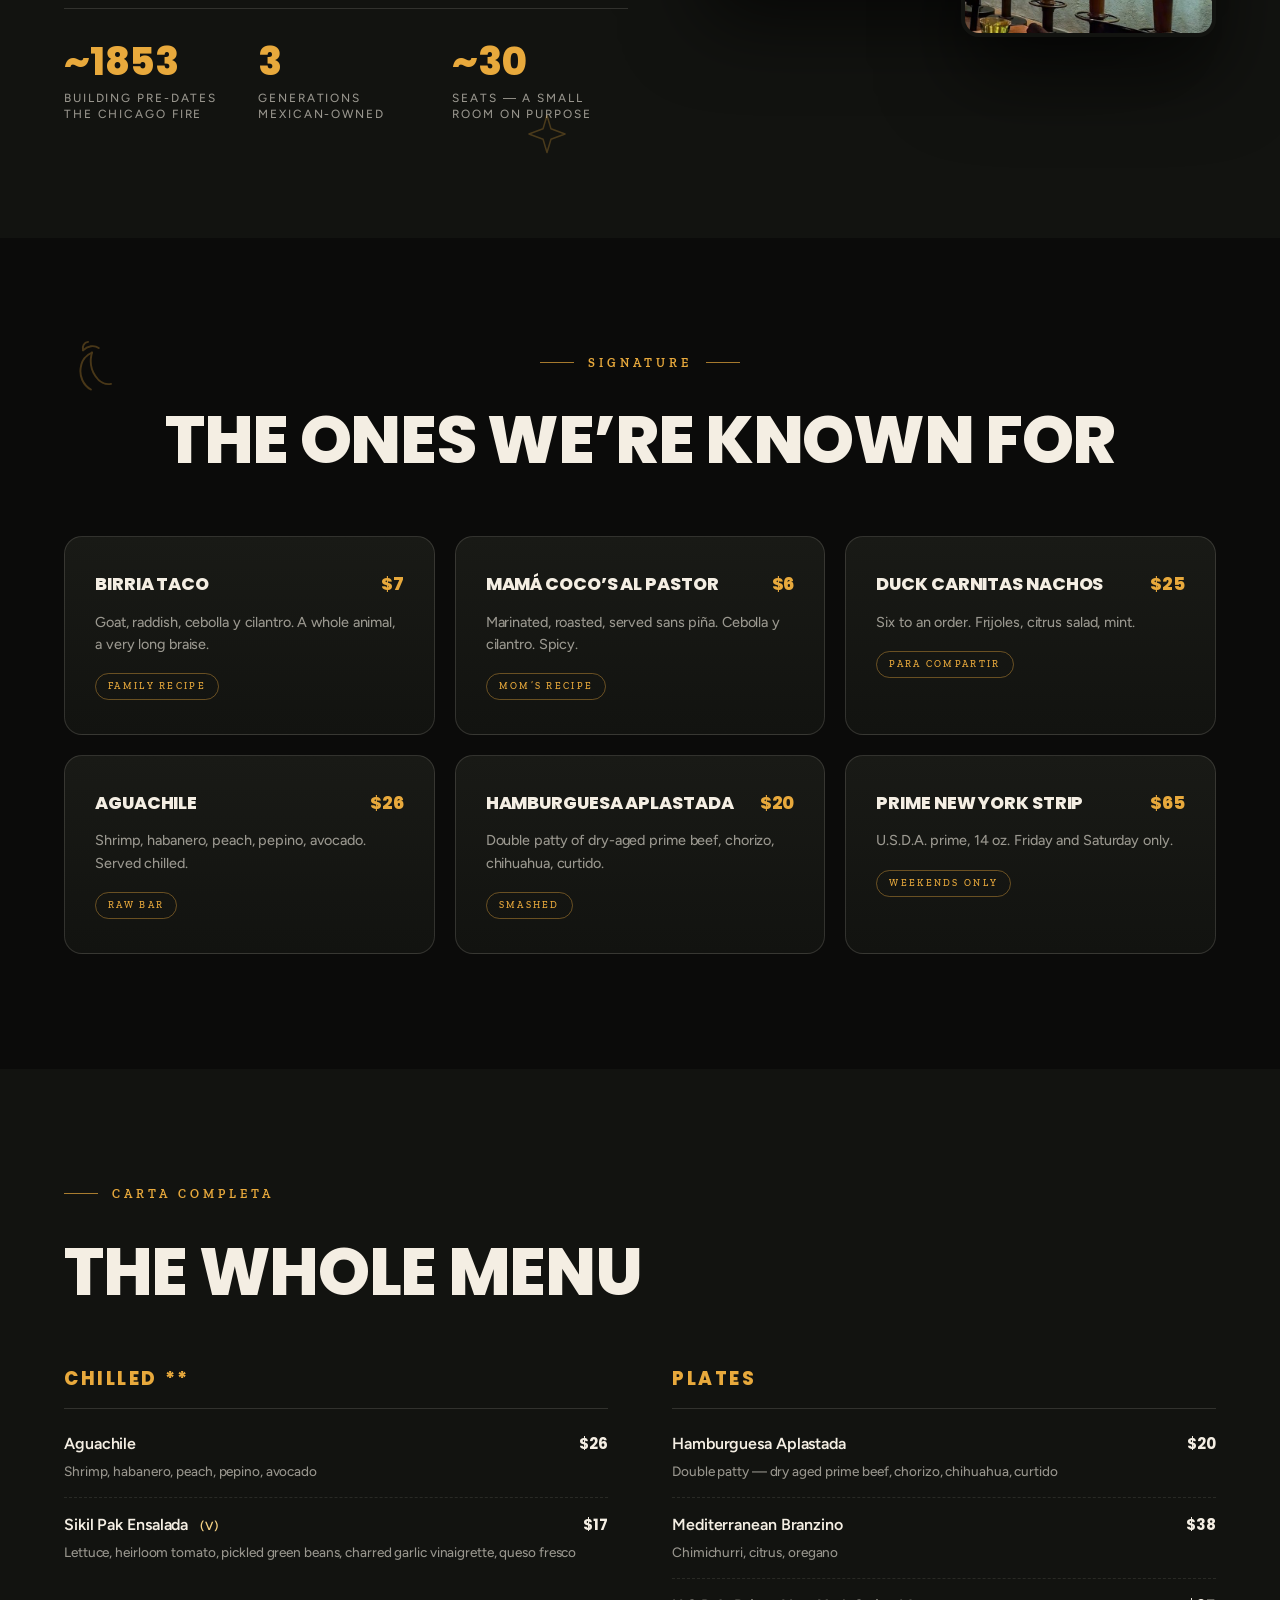
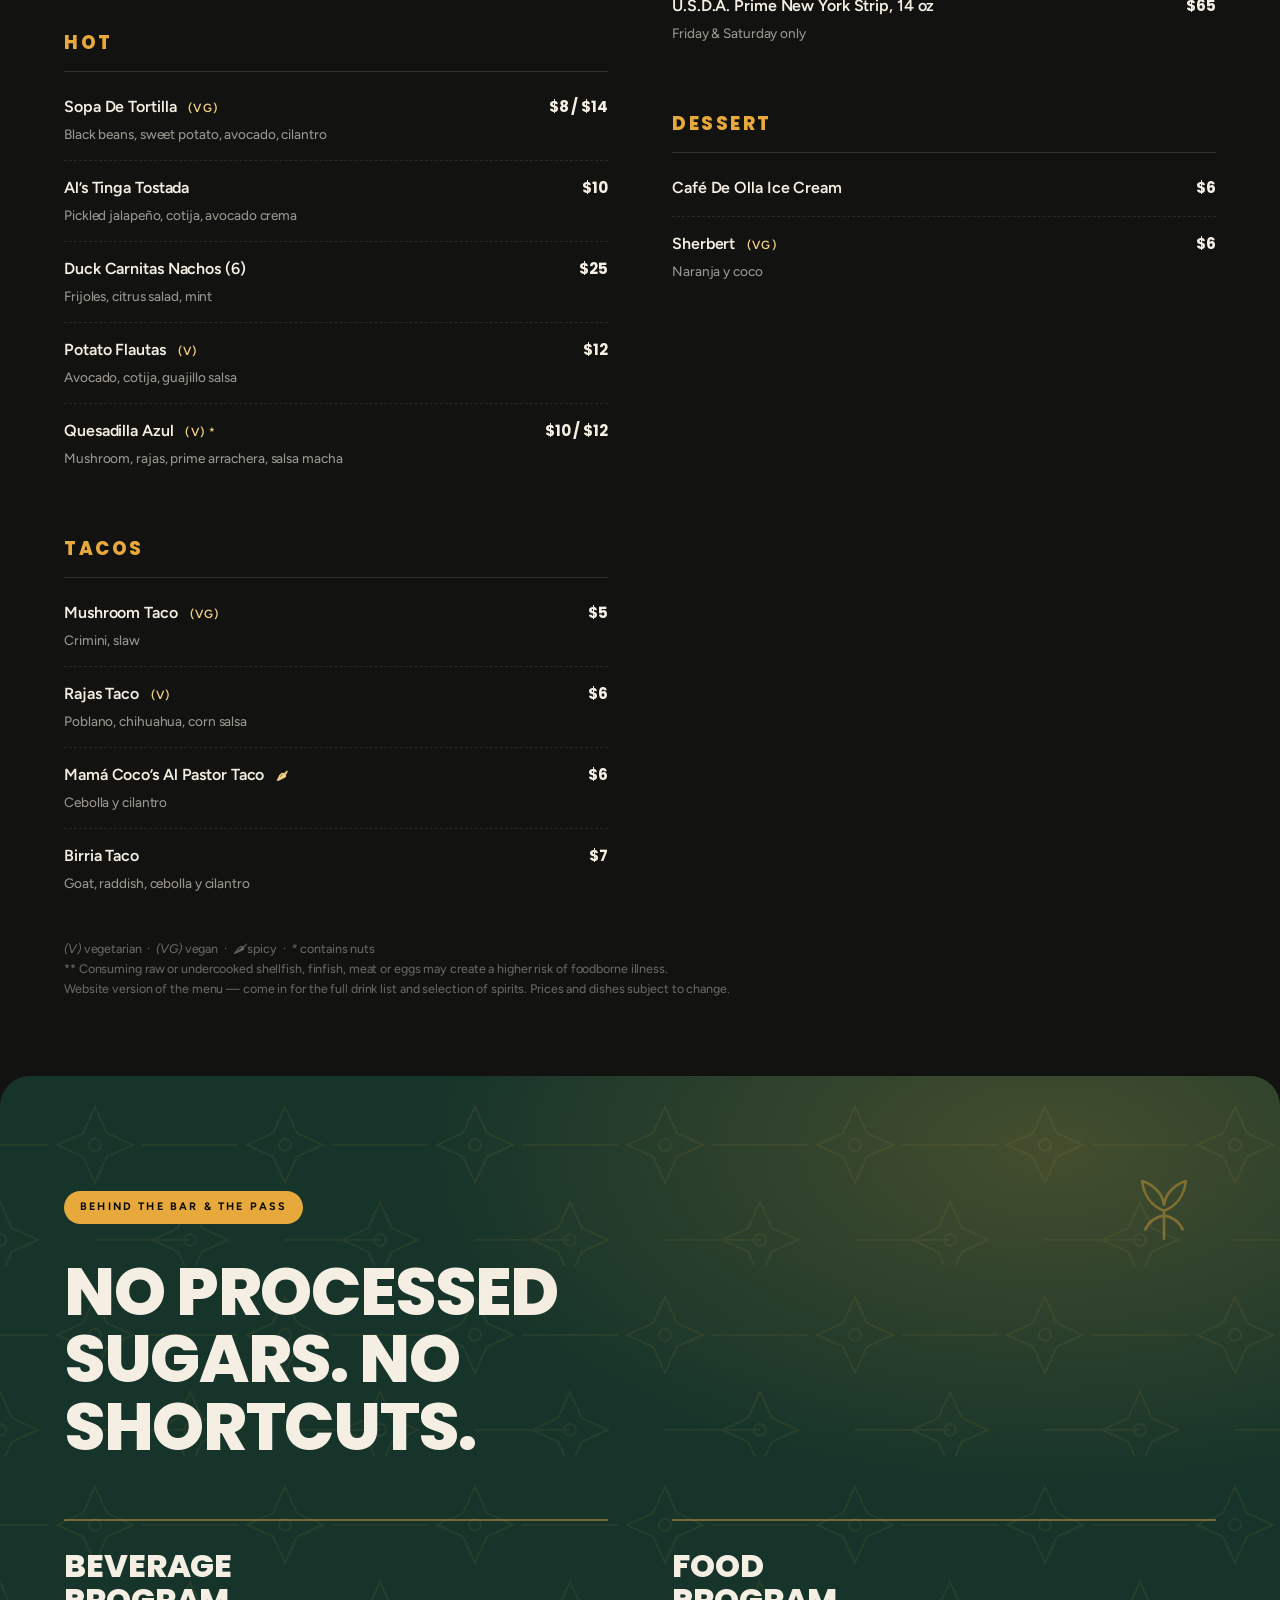
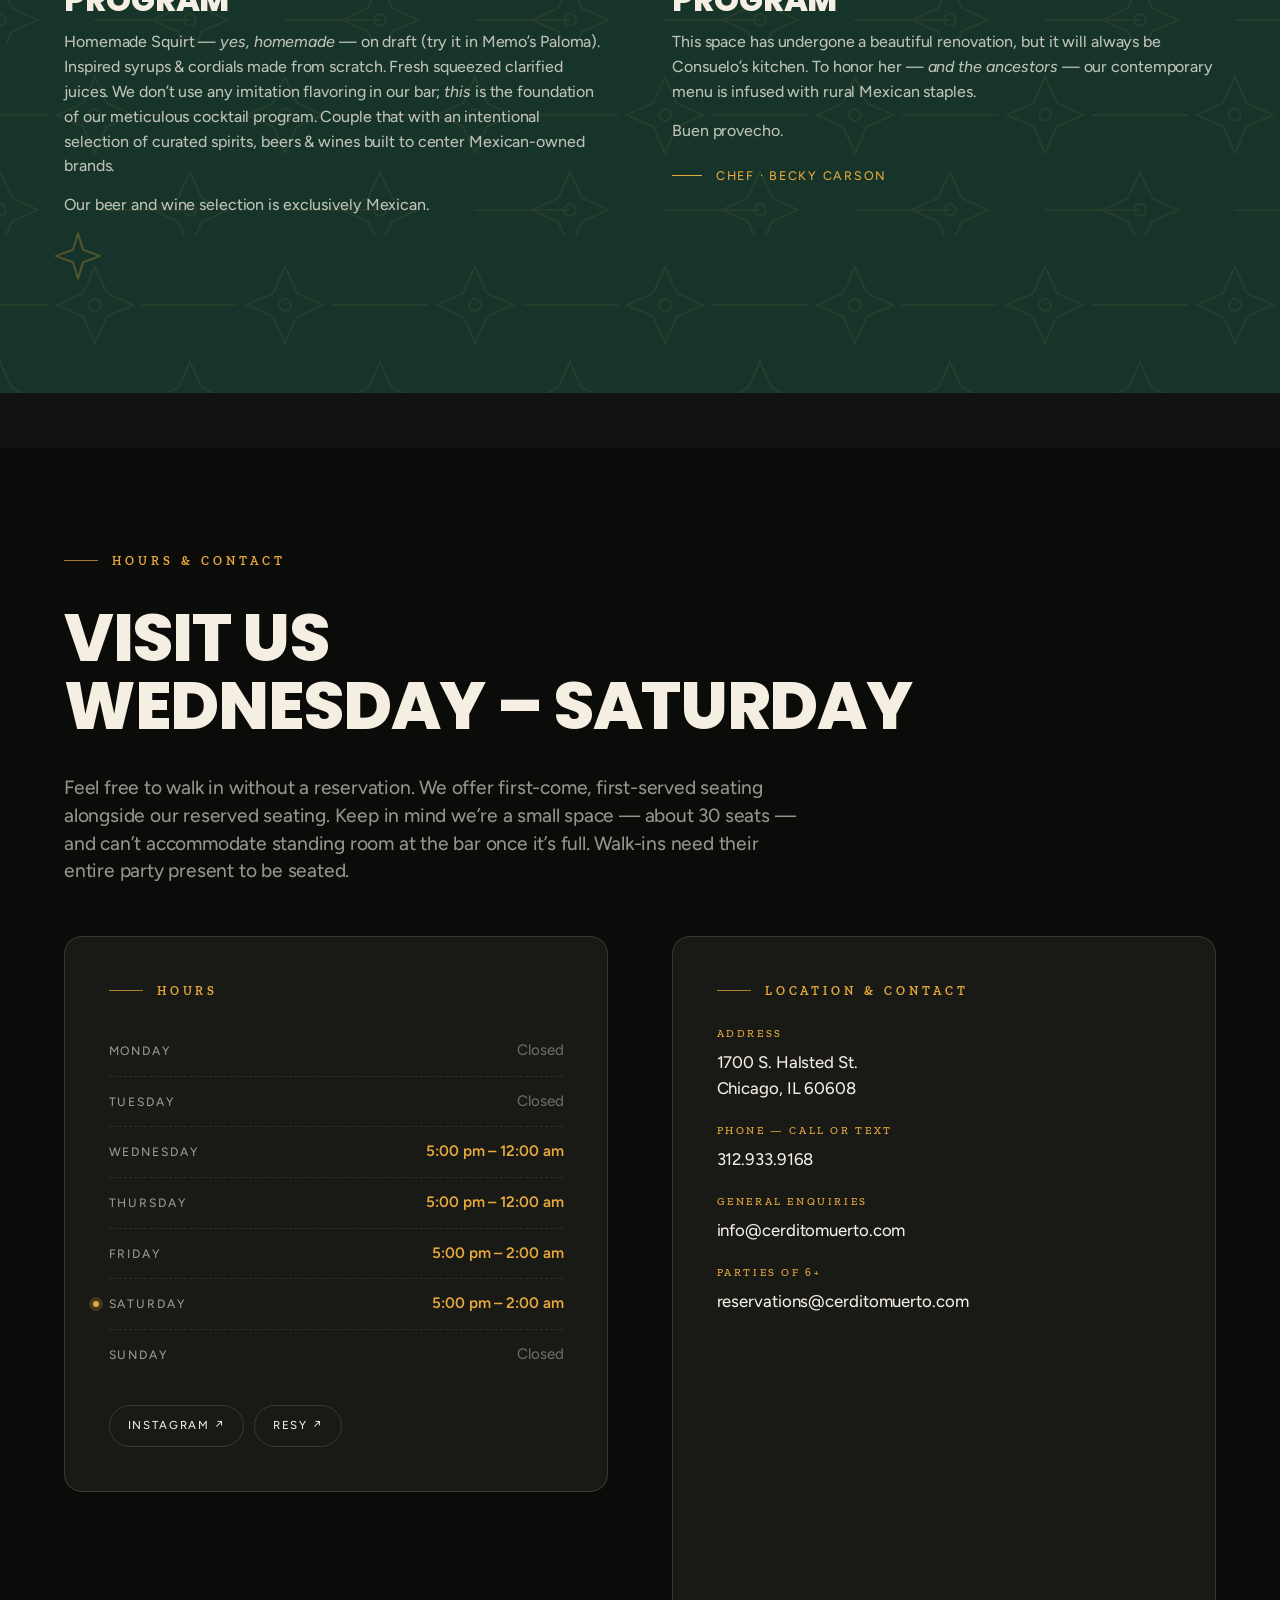
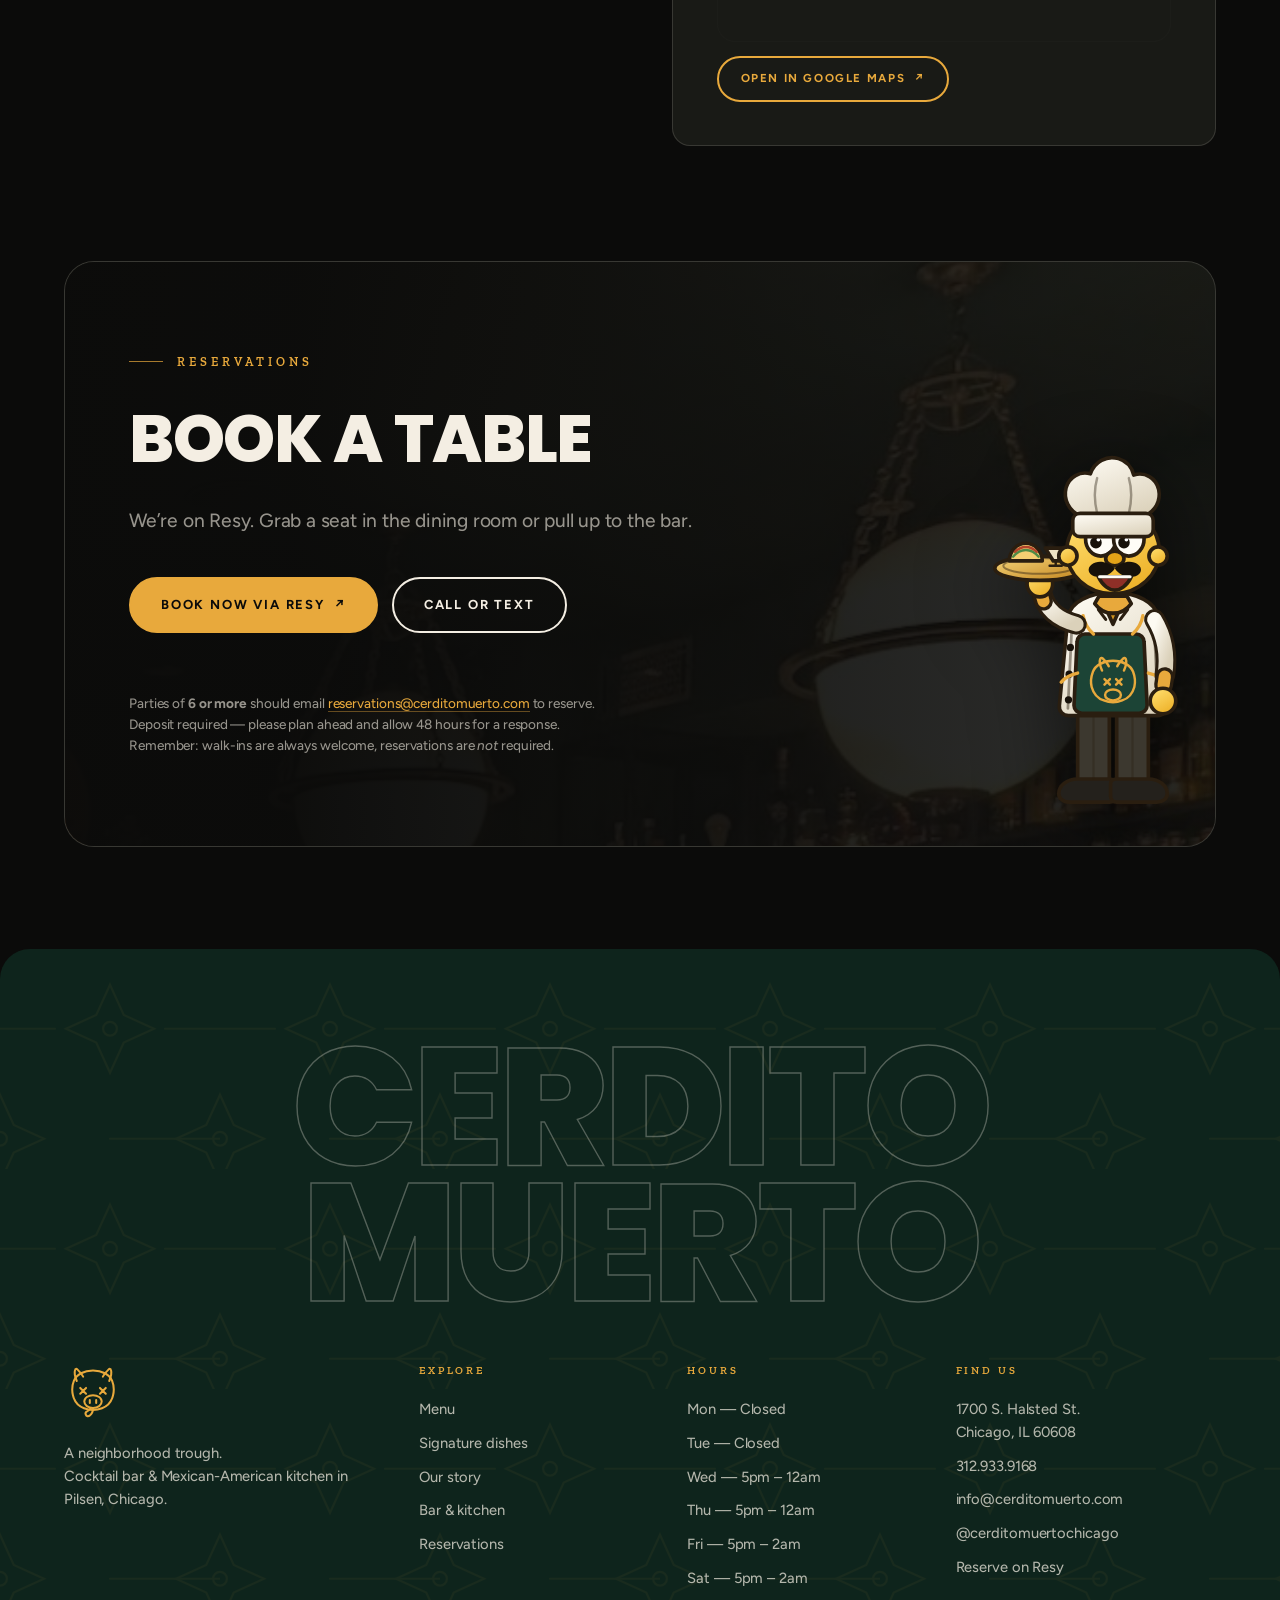
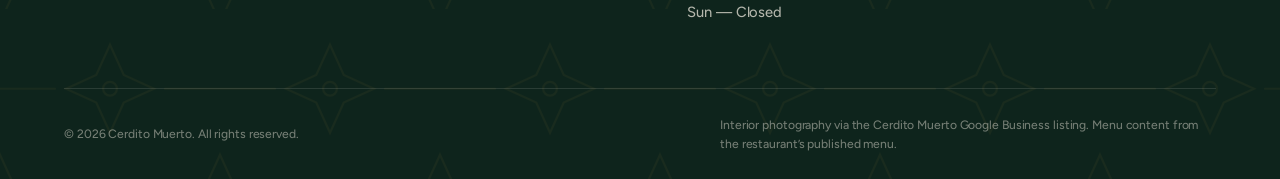
<file: concept-dark.html>
<!DOCTYPE html>
<html lang="en">
<head>
<meta charset="utf-8">
<meta name="viewport" content="width=device-width, initial-scale=1">
<title>Cerdito Muerto — Cocktail Bar &amp; Mexican-American Kitchen in Pilsen, Chicago</title>
<meta name="description" content="A contemporary cocktail bar &amp; Mexican-American kitchen at 1700 S. Halsted St. in Pilsen. Birria, Mamá Coco's al pastor, duck carnitas nachos and a scratch cocktail program. Wednesday–Saturday from 5pm.">
<meta name="theme-color" content="#0B0B0A">

<meta property="og:type" content="restaurant">
<meta property="og:title" content="Cerdito Muerto — Pilsen, Chicago">
<meta property="og:description" content="A neighborhood trough. Cocktail bar &amp; Mexican-American kitchen at 1700 S. Halsted St.">
<meta property="og:image" content="assets/img/photos/hero-room.jpg">

<link rel="icon" href="assets/img/favicon.svg" type="image/svg+xml">
<link rel="preconnect" href="https://fonts.googleapis.com">
<link rel="preconnect" href="https://fonts.gstatic.com" crossorigin>
<link href="https://fonts.googleapis.com/css2?family=Poppins:wght@600;700;800;900&family=Figtree:wght@400;500;600;700&family=Zilla+Slab:wght@500;600&display=swap" rel="stylesheet">
<script>document.documentElement.classList.add("js")</script>
<link rel="stylesheet" href="assets/css/concept-dark.css">

<script type="application/ld+json">
{
  "@context": "https://schema.org",
  "@type": "Restaurant",
  "name": "Cerdito Muerto",
  "servesCuisine": ["Mexican", "Mexican-American"],
  "priceRange": "$$$",
  "image": "assets/img/photos/hero-room.jpg",
  "telephone": "+1-312-933-9168",
  "email": "info@cerditomuerto.com",
  "url": "https://cerditomuerto.com/",
  "address": {
    "@type": "PostalAddress",
    "streetAddress": "1700 S. Halsted St.",
    "addressLocality": "Chicago",
    "addressRegion": "IL",
    "postalCode": "60608",
    "addressCountry": "US"
  },
  "geo": { "@type": "GeoCoordinates", "latitude": 41.859038, "longitude": -87.6468161 },
  "sameAs": ["https://www.instagram.com/cerditomuertochicago"],
  "acceptsReservations": "https://resy.com/cities/chicago-il/venues/cerdito-muerto",
  "openingHoursSpecification": [
    { "@type": "OpeningHoursSpecification", "dayOfWeek": ["Wednesday","Thursday"], "opens": "17:00", "closes": "00:00" },
    { "@type": "OpeningHoursSpecification", "dayOfWeek": ["Friday","Saturday"], "opens": "17:00", "closes": "02:00" }
  ]
}
</script>
</head>

<body>

<!-- ============================ TOP TICKER ============================ -->
<div class="topbar" aria-hidden="true">
  <div class="topbar__track">
    <span>1700 S. Halsted St., Pilsen&nbsp;&nbsp;·&nbsp;&nbsp;<b>Wed – Sat from 5pm</b>&nbsp;&nbsp;·&nbsp;&nbsp;Walk-ins always welcome&nbsp;&nbsp;·&nbsp;&nbsp;<b>312.933.9168</b>&nbsp;&nbsp;·&nbsp;&nbsp;Mexican-owned for three generations</span>
    <span>1700 S. Halsted St., Pilsen&nbsp;&nbsp;·&nbsp;&nbsp;<b>Wed – Sat from 5pm</b>&nbsp;&nbsp;·&nbsp;&nbsp;Walk-ins always welcome&nbsp;&nbsp;·&nbsp;&nbsp;<b>312.933.9168</b>&nbsp;&nbsp;·&nbsp;&nbsp;Mexican-owned for three generations</span>
  </div>
</div>

<!-- ============================ HEADER ============================ -->
<header class="header" id="site-header">
  <div class="shell header__inner">

    <button class="burger" id="burger" aria-label="Open menu" aria-expanded="false" aria-controls="drawer">
      <i></i><i></i><i></i>
    </button>

    <nav class="header__nav" aria-label="Primary">
      <a href="#menu">Menu</a>
      <a href="#story">Our Story</a>
      <a href="#programs">Bar &amp; Kitchen</a>
      <a href="#visit">Visit</a>
    </nav>

    <a class="brandmark" href="#top" aria-label="Cerdito Muerto — home">
      <svg viewBox="0 0 200 210" fill="none" aria-hidden="true"><g stroke="currentColor" stroke-width="7" stroke-linecap="round" stroke-linejoin="round"><path d="M44 62c-6-14-9-28-6-38 1-4 5-5 8-2 8 8 15 16 20 25"/><path d="M156 62c6-14 9-28 6-38-1-4-5-5-8-2-8 8-15 16-20 25"/><path d="M100 26c-31 0-57 13-66 36-6 15-7 34-3 50 5 21 19 37 38 44 10 4 21 6 31 6s21-2 31-6c19-7 33-23 38-44 4-16 3-35-3-50-9-23-35-36-66-36z"/><path d="M56 86l20 20M76 86l-20 20M124 86l20 20M144 86l-20 20"/><ellipse cx="100" cy="133" rx="30" ry="22"/><path d="M89 128v10M111 128v10"/><path d="M100 155c0 12-4 21-11 26-5 4-12 3-14-3-2-5 1-10 6-12 6-3 10-6 12-11"/></g></svg>
      <span class="brandmark__txt">Cerdito Muerto<small>Pilsen · Chicago</small></span>
    </a>

    <div class="header__end">
      <a class="btn btn--sm btn--gold" href="#menu">View Menu</a>
      <a class="btn btn--sm btn--solid" href="https://resy.com/cities/chicago-il/venues/cerdito-muerto" target="_blank" rel="noopener">Book a Table</a>
    </div>
  </div>
</header>

<!-- ============================ DRAWER ============================ -->
<div class="drawer" id="drawer" aria-hidden="true">
  <nav class="drawer__nav" aria-label="Mobile">
    <a href="#menu">Menu</a>
    <a href="#signature">Signature</a>
    <a href="#story">Our Story</a>
    <a href="#programs">Bar &amp; Kitchen</a>
    <a href="#visit">Visit</a>
    <a href="#reserve">Reserve</a>
  </nav>
  <div class="drawer__foot">
    <span>1700 S. Halsted St., Chicago, IL 60608</span>
    <a href="tel:+13129339168">312.933.9168</a>
    <a href="mailto:info@cerditomuerto.com">info@cerditomuerto.com</a>
    <a href="https://www.instagram.com/cerditomuertochicago" target="_blank" rel="noopener">@cerditomuertochicago</a>
  </div>
</div>

<main id="top">

<!-- ============================ HERO ============================ -->
<section class="hero">
  <div class="hero__media">
    <img src="assets/img/photos/hero-room.jpg" alt="The dining room at Cerdito Muerto: green walls, brass pendant globes, a leather banquette and the backlit bar." fetchpriority="high" width="1593" height="896">
  </div>
  <div class="hero__scrim"></div>

  <!-- hand-drawn doodles -->
  <span class="doodle doodle--1" aria-hidden="true">
    <svg viewBox="0 0 100 100" fill="none" stroke="currentColor" stroke-width="3.4" stroke-linecap="round" stroke-linejoin="round"><path d="M34 22c8-8 20-10 28-4"/><path d="M50 26c-4 14-2 30 6 42 7 11 18 16 28 14"/><path d="M50 26c-10 4-18 14-20 26-3 16 4 32 18 40"/><path d="M34 22c-2-8 2-14 9-15"/></svg>
  </span>
  <span class="doodle doodle--2" aria-hidden="true">
    <svg viewBox="0 0 100 100" fill="none" stroke="currentColor" stroke-width="3.4" stroke-linecap="round" stroke-linejoin="round"><path d="M50 88V54"/><path d="M50 54C36 48 26 36 24 20c14 4 24 14 26 28"/><path d="M50 54c14-6 24-18 26-34-14 4-24 14-26 28"/><path d="M50 60c-10 2-18 8-22 16M50 60c10 2 18 8 22 16"/></svg>
  </span>
  <span class="doodle doodle--3" aria-hidden="true">
    <svg viewBox="0 0 100 100" fill="none" stroke="currentColor" stroke-width="3.4" stroke-linecap="round"><path d="M50 8v22M50 70v22M8 50h22M70 50h22M22 22l15 15M63 63l15 15M78 22L63 37M37 63L22 78"/></svg>
  </span>

  <div class="shell hero__inner">
    <div class="hero__grid">
      <div>
        <p class="eyebrow">Est. on this block · Pilsen, Chicago</p>
        <h1 class="display">
          <span>Cerdito</span>
          <span class="line-2">Muerto</span>
        </h1>
        <p class="lead hero__sub">
          A contemporary cocktail bar &amp; Mexican-American kitchen in a building that
          pre-dates the Chicago Fire. Low light, loud family recipes, and a bar that
          doesn&rsquo;t cut corners.
        </p>

        <div class="hero__cta">
          <a class="btn btn--solid" href="#menu">View Menu <span class="arw" aria-hidden="true">↗</span></a>
          <a class="btn" href="https://resy.com/cities/chicago-il/venues/cerdito-muerto" target="_blank" rel="noopener">Book a Table <span class="arw" aria-hidden="true">↗</span></a>
        </div>

        <div class="hero__meta">
          <span><b>Wed–Thu</b> 5pm – 12am</span>
          <span><b>Fri–Sat</b> 5pm – 2am</span>
          <span><b>~30</b> seats · walk-ins welcome</span>
        </div>
      </div>

      <img class="hero__chef" src="assets/img/art/chef.svg" width="400" height="640"
           alt="Cerdito Muerto's cartoon chef mascot, holding a tray with a taco, a coupe and a candle.">
    </div>
  </div>

  <div class="scrollcue" aria-hidden="true"><span>Scroll</span><i></i></div>
</section>

<!-- ============================ MARQUEE ============================ -->
<div class="marquee" aria-hidden="true">
  <div class="marquee__track">
    <span>Birria de Chivo <em>✦</em> Mamá Coco&rsquo;s Al Pastor <em>✦</em> Duck Carnitas Nachos <em>✦</em> Homemade Squirt on Draft <em>✦</em> Mezcal &amp; Tequila <em>✦</em> Aguachile <em>✦</em></span>
    <span>Birria de Chivo <em>✦</em> Mamá Coco&rsquo;s Al Pastor <em>✦</em> Duck Carnitas Nachos <em>✦</em> Homemade Squirt on Draft <em>✦</em> Mezcal &amp; Tequila <em>✦</em> Aguachile <em>✦</em></span>
  </div>
</div>

<!-- ============================ CATEGORIES ============================ -->
<section class="cats section" id="menu">
  <div class="shell">
    <div class="cats__head reveal">
      <div class="stack">
        <p class="eyebrow">The Menu</p>
        <h2 class="display">Pull up<br>to the trough</h2>
      </div>
      <p class="lead" style="max-width:38ch">
        Contemporary plates infused with rural Mexican staples — built on Consuelo&rsquo;s
        kitchen and cooked by Chef Becky Carson.
      </p>
    </div>

    <div class="cats__grid">
      <a class="cat reveal" href="#full-menu">
        <span class="cat__art"><img src="assets/img/art/cat/chilled.svg" alt="" width="120" height="120" loading="lazy"></span>
        <span class="cat__no">01 — Frío</span>
        <h3>Chilled</h3>
        <p>Aguachile with habanero, peach &amp; pepino. Sikil pak ensalada.</p>
        <span class="cat__go">View menu <span class="arw" aria-hidden="true">→</span></span>
      </a>

      <a class="cat reveal" href="#full-menu">
        <span class="cat__art"><img src="assets/img/art/cat/antojitos.svg" alt="" width="120" height="120" loading="lazy"></span>
        <span class="cat__no">02 — Antojitos</span>
        <h3>Antojitos</h3>
        <p>Al&rsquo;s tinga tostada, potato flautas, quesadilla azul.</p>
        <span class="cat__go">View menu <span class="arw" aria-hidden="true">→</span></span>
      </a>

      <a class="cat reveal" href="#full-menu">
        <span class="cat__art"><img src="assets/img/art/cat/tacos.svg" alt="" width="120" height="120" loading="lazy"></span>
        <span class="cat__no">03 — Tacos</span>
        <h3>Tacos</h3>
        <p>Birria de chivo, Mamá Coco&rsquo;s al pastor, rajas, crimini.</p>
        <span class="cat__go">View menu <span class="arw" aria-hidden="true">→</span></span>
      </a>

      <a class="cat reveal" href="#full-menu">
        <span class="cat__art"><img src="assets/img/art/cat/nachos.svg" alt="" width="120" height="120" loading="lazy"></span>
        <span class="cat__no">04 — Para Compartir</span>
        <h3>Nachos</h3>
        <p>Duck carnitas, frijoles, citrus salad &amp; mint. Six to a plate.</p>
        <span class="cat__go">View menu <span class="arw" aria-hidden="true">→</span></span>
      </a>

      <a class="cat reveal" href="#full-menu">
        <span class="cat__art"><img src="assets/img/art/cat/plates.svg" alt="" width="120" height="120" loading="lazy"></span>
        <span class="cat__no">05 — Del Mar</span>
        <h3>Del Mar</h3>
        <p>Mediterranean branzino, chimichurri, citrus &amp; fresh oregano.</p>
        <span class="cat__go">View menu <span class="arw" aria-hidden="true">→</span></span>
      </a>

      <a class="cat reveal" href="#full-menu">
        <span class="cat__art"><img src="assets/img/art/cat/parrilla.svg" alt="" width="120" height="120" loading="lazy"></span>
        <span class="cat__no">06 — Parrilla</span>
        <h3>Parrilla</h3>
        <p>Prime New York strip, Friday &amp; Saturday. Hamburguesa aplastada.</p>
        <span class="cat__go">View menu <span class="arw" aria-hidden="true">→</span></span>
      </a>

      <a class="cat reveal" href="#full-menu">
        <span class="cat__art"><img src="assets/img/art/cat/dessert.svg" alt="" width="120" height="120" loading="lazy"></span>
        <span class="cat__no">07 — Postre</span>
        <h3>Postre</h3>
        <p>Café de olla ice cream. Sherbert de naranja y coco.</p>
        <span class="cat__go">View menu <span class="arw" aria-hidden="true">→</span></span>
      </a>

      <a class="cat reveal" href="#programs">
        <span class="cat__art"><img src="assets/img/art/cat/bebidas.svg" alt="" width="120" height="120" loading="lazy"></span>
        <span class="cat__no">08 — Bebidas</span>
        <h3>Bebidas</h3>
        <p>Scratch cordials, clarified juice, exclusively Mexican beer &amp; wine.</p>
        <span class="cat__go">View menu <span class="arw" aria-hidden="true">→</span></span>
      </a>
    </div>

    <div class="cats__foot reveal">
      <a class="btn btn--gold" href="#full-menu">Discover the whole menu <span class="arw" aria-hidden="true">↗</span></a>
    </div>
  </div>
</section>

<!-- ============================ STORY ============================ -->
<section class="story section" id="story">
  <span class="doodle doodle--story-1" aria-hidden="true"><svg viewBox="0 0 100 100" fill="none" stroke="currentColor" stroke-width="3.2" stroke-linecap="round" stroke-linejoin="round"><circle cx="50" cy="42" r="13"/><path d="M50 29c0-11 6-19 14-21-2 9-6 16-14 21M50 29c0-11-6-19-14-21 2 9 6 16 14 21M63 42c10-4 19-2 25 4-8 5-16 6-25-4M37 42c-10-4-19-2-25 4 8 5 16 6 25-4M50 55c-4 10-2 19 4 25 5-8 6-16-4-25M50 55c4 10 2 19-4 25-5-8-6-16 4-25"/><path d="M50 68v24"/></svg></span>
  <span class="doodle doodle--story-2" aria-hidden="true"><svg viewBox="0 0 100 100" fill="none" stroke="currentColor" stroke-width="3.4" stroke-linecap="round" stroke-linejoin="round"><path d="M50 8l9 30 32 12-32 12-9 30-9-30L9 50l32-12z"/></svg></span>
  <div class="shell story__grid">
    <div class="story__copy stack reveal">
      <p class="eyebrow">Our story, our block</p>
      <h2 class="display">A neighborhood<br>trough</h2>
      <p class="lead">
        <strong>Cerdito Muerto</strong> is a contemporary cocktail bar &amp; Mexican-American
        kitchen in Pilsen. It&rsquo;s the brainchild of a first-generation Mexican-American kid
        who grew up on this very street, in this very space.
      </p>
      <p class="lead">
        It&rsquo;s the second iteration of a family business &amp; beloved community gathering
        spot — formerly known as <em>The Poolhall &amp; Tacos Palacio</em>. The building
        pre-dates the Chicago Fire and has been Mexican-owned for three generations.
        This place means a lot to us, and we hope you can feel it when you&rsquo;re here.
      </p>

      <dl class="facts">
        <div><dt>~1853</dt><dd>Building pre-dates<br>the Chicago Fire</dd></div>
        <div><dt>3</dt><dd>Generations<br>Mexican-owned</dd></div>
        <div><dt>~30</dt><dd>Seats — a small<br>room on purpose</dd></div>
      </dl>
    </div>

    <div class="story__art reveal">
      <img class="im-a" src="assets/img/photos/detail-tables.jpg" alt="Candlelit tables and the leather banquette running along the dining room wall." loading="lazy" width="900" height="602">
      <img class="im-b" src="assets/img/photos/detail-bar.jpg" alt="A bartender pouring at the backlit bar, shelves of agave spirits behind." loading="lazy" width="638" height="719">
      <span class="story__badge" aria-hidden="true"><span>Pilsen<br>Chicago<br>60608</span></span>
    </div>
  </div>
</section>

<!-- ============================ SIGNATURE ============================ -->
<section class="sig section" id="signature">
  <span class="doodle doodle--sig" aria-hidden="true"><svg viewBox="0 0 100 100" fill="none" stroke="currentColor" stroke-width="3.4" stroke-linecap="round" stroke-linejoin="round"><path d="M34 22c8-8 20-10 28-4"/><path d="M50 26c-4 14-2 30 6 42 7 11 18 16 28 14"/><path d="M50 26c-10 4-18 14-20 26-3 16 4 32 18 40"/><path d="M34 22c-2-8 2-14 9-15"/></svg></span>
  <div class="shell">
    <div class="stack center reveal">
      <p class="eyebrow is-centered">Signature</p>
      <h2 class="display">The ones we&rsquo;re known for</h2>
    </div>

    <div class="sig__grid">
      <article class="dish reveal">
        <div class="dish__top"><h3>Birria Taco</h3><span class="dish__price">$7</span></div>
        <p>Goat, raddish, cebolla y cilantro. A whole animal, a very long braise.</p>
        <span class="dish__tag">Family recipe</span>
      </article>

      <article class="dish reveal">
        <div class="dish__top"><h3>Mamá Coco&rsquo;s Al Pastor</h3><span class="dish__price">$6</span></div>
        <p>Marinated, roasted, served sans piña. Cebolla y cilantro. Spicy.</p>
        <span class="dish__tag">Mom&rsquo;s recipe</span>
      </article>

      <article class="dish reveal">
        <div class="dish__top"><h3>Duck Carnitas Nachos</h3><span class="dish__price">$25</span></div>
        <p>Six to an order. Frijoles, citrus salad, mint.</p>
        <span class="dish__tag">Para compartir</span>
      </article>

      <article class="dish reveal">
        <div class="dish__top"><h3>Aguachile</h3><span class="dish__price">$26</span></div>
        <p>Shrimp, habanero, peach, pepino, avocado. Served chilled.</p>
        <span class="dish__tag">Raw bar</span>
      </article>

      <article class="dish reveal">
        <div class="dish__top"><h3>Hamburguesa Aplastada</h3><span class="dish__price">$20</span></div>
        <p>Double patty of dry-aged prime beef, chorizo, chihuahua, curtido.</p>
        <span class="dish__tag">Smashed</span>
      </article>

      <article class="dish reveal">
        <div class="dish__top"><h3>Prime New York Strip</h3><span class="dish__price">$65</span></div>
        <p>U.S.D.A. prime, 14 oz. Friday and Saturday only.</p>
        <span class="dish__tag">Weekends only</span>
      </article>
    </div>
  </div>
</section>

<!-- ============================ FULL MENU ============================ -->
<section class="menu section" id="full-menu">
  <div class="shell">
    <div class="stack reveal" style="margin-bottom:8px">
      <p class="eyebrow">Carta completa</p>
      <h2 class="display">The whole menu</h2>
    </div>

    <div class="menu__cols">
      <div class="reveal">
        <div class="menu__block">
          <h3>Chilled **</h3>
          <div class="row">
            <span class="row__name">Aguachile</span><span class="row__price">$26</span>
            <span class="row__desc">Shrimp, habanero, peach, pepino, avocado</span>
          </div>
          <div class="row">
            <span class="row__name">Sikil Pak Ensalada <em>(V)</em></span><span class="row__price">$17</span>
            <span class="row__desc">Lettuce, heirloom tomato, pickled green beans, charred garlic vinaigrette, queso fresco</span>
          </div>
        </div>

        <div class="menu__block">
          <h3>Hot</h3>
          <div class="row">
            <span class="row__name">Sopa De Tortilla <em>(VG)</em></span><span class="row__price">$8 / $14</span>
            <span class="row__desc">Black beans, sweet potato, avocado, cilantro</span>
          </div>
          <div class="row">
            <span class="row__name">Al&rsquo;s Tinga Tostada</span><span class="row__price">$10</span>
            <span class="row__desc">Pickled jalapeño, cotija, avocado crema</span>
          </div>
          <div class="row">
            <span class="row__name">Duck Carnitas Nachos (6)</span><span class="row__price">$25</span>
            <span class="row__desc">Frijoles, citrus salad, mint</span>
          </div>
          <div class="row">
            <span class="row__name">Potato Flautas <em>(V)</em></span><span class="row__price">$12</span>
            <span class="row__desc">Avocado, cotija, guajillo salsa</span>
          </div>
          <div class="row">
            <span class="row__name">Quesadilla Azul <em>(V) *</em></span><span class="row__price">$10 / $12</span>
            <span class="row__desc">Mushroom, rajas, prime arrachera, salsa macha</span>
          </div>
        </div>
        <div class="menu__block">
          <h3>Tacos</h3>
          <div class="row">
            <span class="row__name">Mushroom Taco <em>(VG)</em></span><span class="row__price">$5</span>
            <span class="row__desc">Crimini, slaw</span>
          </div>
          <div class="row">
            <span class="row__name">Rajas Taco <em>(V)</em></span><span class="row__price">$6</span>
            <span class="row__desc">Poblano, chihuahua, corn salsa</span>
          </div>
          <div class="row">
            <span class="row__name">Mamá Coco&rsquo;s Al Pastor Taco <em>🌶</em></span><span class="row__price">$6</span>
            <span class="row__desc">Cebolla y cilantro</span>
          </div>
          <div class="row">
            <span class="row__name">Birria Taco</span><span class="row__price">$7</span>
            <span class="row__desc">Goat, raddish, cebolla y cilantro</span>
          </div>
        </div>
      </div>

      <div class="reveal">
        <div class="menu__block">
          <h3>Plates</h3>
          <div class="row">
            <span class="row__name">Hamburguesa Aplastada</span><span class="row__price">$20</span>
            <span class="row__desc">Double patty — dry aged prime beef, chorizo, chihuahua, curtido</span>
          </div>
          <div class="row">
            <span class="row__name">Mediterranean Branzino</span><span class="row__price">$38</span>
            <span class="row__desc">Chimichurri, citrus, oregano</span>
          </div>
          <div class="row">
            <span class="row__name">U.S.D.A. Prime New York Strip, 14 oz</span><span class="row__price">$65</span>
            <span class="row__desc">Friday &amp; Saturday only</span>
          </div>
        </div>

        <div class="menu__block">
          <h3>Dessert</h3>
          <div class="row">
            <span class="row__name">Café De Olla Ice Cream</span><span class="row__price">$6</span>
          </div>
          <div class="row">
            <span class="row__name">Sherbert <em>(VG)</em></span><span class="row__price">$6</span>
            <span class="row__desc">Naranja y coco</span>
          </div>
        </div>
      </div>
    </div>

    <p class="menu__note">
      <em>(V)</em> vegetarian &nbsp;·&nbsp; <em>(VG)</em> vegan &nbsp;·&nbsp; <em>🌶</em> spicy &nbsp;·&nbsp; <em>*</em> contains nuts<br>
      ** Consuming raw or undercooked shellfish, finfish, meat or eggs may create a higher risk of foodborne illness.<br>
      Website version of the menu — come in for the full drink list and selection of spirits. Prices and dishes subject to change.
    </p>
  </div>

  <!-- ===== PROGRAMS PANEL (overlapping, patterned) ===== -->
  <div class="programs section" id="programs">
    <span class="doodle doodle--prog-1" aria-hidden="true"><svg viewBox="0 0 100 100" fill="none" stroke="currentColor" stroke-width="3.4" stroke-linecap="round" stroke-linejoin="round"><path d="M50 92V56"/><path d="M50 56C34 50 24 36 22 18c15 5 26 16 28 30"/><path d="M50 56c16-6 26-20 28-38-15 5-26 16-28 30"/><path d="M50 62c-11 2-20 9-24 18M50 62c11 2 20 9 24 18"/></svg></span>
    <span class="doodle doodle--prog-2" aria-hidden="true"><svg viewBox="0 0 100 100" fill="none" stroke="currentColor" stroke-width="3.4" stroke-linecap="round" stroke-linejoin="round"><path d="M50 8l9 30 32 12-32 12-9 30-9-30L9 50l32-12z"/></svg></span>
    <div class="shell">
      <div class="stack reveal">
        <span class="pill">Behind the bar &amp; the pass</span>
        <h2 class="display" style="max-width:16ch">No processed sugars. No shortcuts.</h2>
      </div>

      <div class="programs__grid">
        <article class="prog reveal">
          <h3>Beverage<br>Program</h3>
          <p>
            Homemade Squirt — <em>yes, homemade</em> — on draft (try it in Memo&rsquo;s Paloma).
            Inspired syrups &amp; cordials made from scratch. Fresh squeezed clarified juices.
            We don&rsquo;t use any imitation flavoring in our bar; <em>this</em> is the foundation
            of our meticulous cocktail program. Couple that with an intentional selection of
            curated spirits, beers &amp; wines built to center Mexican-owned brands.
          </p>
          <p>Our beer and wine selection is exclusively Mexican.</p>
        </article>

        <article class="prog reveal">
          <h3>Food<br>Program</h3>
          <p>
            This space has undergone a beautiful renovation, but it will always be
            Consuelo&rsquo;s kitchen. To honor her — <em>and the ancestors</em> — our
            contemporary menu is infused with rural Mexican staples.
          </p>
          <p>Buen provecho.</p>
          <span class="prog__chef"><span aria-hidden="true"></span> Chef · Becky Carson</span>
        </article>
      </div>
    </div>
  </div>
</section>

<!-- ============================ VISIT ============================ -->
<section class="visit section" id="visit">
  <div class="shell">
    <div class="stack reveal" style="margin-bottom:clamp(32px,4vw,56px)">
      <p class="eyebrow">Hours &amp; contact</p>
      <h2 class="display">Visit us<br>Wednesday – Saturday</h2>
      <p class="lead">
        Feel free to walk in without a reservation. We offer first-come, first-served seating
        alongside our reserved seating. Keep in mind we&rsquo;re a small space — about 30 seats —
        and can&rsquo;t accommodate standing room at the bar once it&rsquo;s full. Walk-ins need
        their entire party present to be seated.
      </p>
    </div>

    <div class="visit__grid">
      <div class="card reveal">
        <p class="eyebrow">Hours</p>
        <dl class="hours" id="hours">
          <div class="is-shut" data-day="1"><dt>Monday</dt><dd>Closed</dd></div>
          <div class="is-shut" data-day="2"><dt>Tuesday</dt><dd>Closed</dd></div>
          <div class="is-open" data-day="3"><dt>Wednesday</dt><dd>5:00 pm – 12:00 am</dd></div>
          <div class="is-open" data-day="4"><dt>Thursday</dt><dd>5:00 pm – 12:00 am</dd></div>
          <div class="is-open" data-day="5"><dt>Friday</dt><dd>5:00 pm – 2:00 am</dd></div>
          <div class="is-open" data-day="6"><dt>Saturday</dt><dd>5:00 pm – 2:00 am</dd></div>
          <div class="is-shut" data-day="0"><dt>Sunday</dt><dd>Closed</dd></div>
        </dl>

        <div class="socials">
          <a href="https://www.instagram.com/cerditomuertochicago" target="_blank" rel="noopener">Instagram ↗</a>
          <a href="https://resy.com/cities/chicago-il/venues/cerdito-muerto" target="_blank" rel="noopener">Resy ↗</a>
        </div>
      </div>

      <div class="card reveal">
        <p class="eyebrow">Location &amp; contact</p>
        <div class="contact">
          <p><small>Address</small>1700 S. Halsted St.<br>Chicago, IL 60608</p>
          <p><small>Phone — call or text</small><a href="tel:+13129339168">312.933.9168</a></p>
          <p><small>General enquiries</small><a href="mailto:info@cerditomuerto.com">info@cerditomuerto.com</a></p>
          <p><small>Parties of 6+</small><a href="mailto:reservations@cerditomuerto.com">reservations@cerditomuerto.com</a></p>
        </div>

        <div class="map">
          <iframe
            title="Map to Cerdito Muerto, 1700 S. Halsted St., Chicago"
            src="https://maps.google.com/maps?q=Cerdito%20Muerto%2C%201700%20S%20Halsted%20St%2C%20Chicago%2C%20IL%2060608&amp;t=m&amp;z=16&amp;output=embed"
            loading="lazy" referrerpolicy="no-referrer-when-downgrade"
            allowfullscreen></iframe>
        </div>
        <p style="margin-top:14px"><a class="btn btn--sm btn--gold" href="https://www.google.com/maps/place/CERDITO+MUERTO/@41.859038,-87.6468161,17z" target="_blank" rel="noopener">Open in Google Maps <span class="arw" aria-hidden="true">↗</span></a></p>
      </div>
    </div>
  </div>
</section>

<!-- ============================ RESERVE ============================ -->
<section class="reserve" id="reserve">
  <div class="reserve__media">
    <img src="assets/img/photos/detail-lights.jpg" alt="" loading="lazy" aria-hidden="true">
  </div>
  <img class="reserve__chef" src="assets/img/art/chef.svg" alt="" aria-hidden="true" loading="lazy">
  <div class="reserve__inner stack">
    <p class="eyebrow">Reservations</p>
    <h2 class="display">Book a table</h2>
    <p class="lead">We&rsquo;re on Resy. Grab a seat in the dining room or pull up to the bar.</p>
    <div class="hero__cta" style="margin-top:8px">
      <a class="btn btn--solid" href="https://resy.com/cities/chicago-il/venues/cerdito-muerto" target="_blank" rel="noopener">Book now via Resy <span class="arw" aria-hidden="true">↗</span></a>
      <a class="btn" href="tel:+13129339168">Call or text</a>
    </div>
    <p class="reserve__note">
      Parties of <strong>6 or more</strong> should email
      <a href="mailto:reservations@cerditomuerto.com">reservations@cerditomuerto.com</a> to reserve.
      Deposit required — please plan ahead and allow 48 hours for a response.
      Remember: walk-ins are always welcome, reservations are <em>not</em> required.
    </p>
  </div>
</section>

</main>

<!-- ============================ FOOTER ============================ -->
<footer class="footer">
  <div class="shell">
    <div class="footer__wordmark" aria-hidden="true">Cerdito Muerto</div>

    <div class="footer__grid">
      <div>
        <svg class="footer__pig" viewBox="0 0 200 210" fill="none" aria-hidden="true"><g stroke="currentColor" stroke-width="7" stroke-linecap="round" stroke-linejoin="round"><path d="M44 62c-6-14-9-28-6-38 1-4 5-5 8-2 8 8 15 16 20 25"/><path d="M156 62c6-14 9-28 6-38-1-4-5-5-8-2-8 8-15 16-20 25"/><path d="M100 26c-31 0-57 13-66 36-6 15-7 34-3 50 5 21 19 37 38 44 10 4 21 6 31 6s21-2 31-6c19-7 33-23 38-44 4-16 3-35-3-50-9-23-35-36-66-36z"/><path d="M56 86l20 20M76 86l-20 20M124 86l20 20M144 86l-20 20"/><ellipse cx="100" cy="133" rx="30" ry="22"/><path d="M89 128v10M111 128v10"/><path d="M100 155c0 12-4 21-11 26-5 4-12 3-14-3-2-5 1-10 6-12 6-3 10-6 12-11"/></g></svg>
        <p>A neighborhood trough.<br>Cocktail bar &amp; Mexican-American kitchen in Pilsen, Chicago.</p>
      </div>

      <div>
        <h4>Explore</h4>
        <ul>
          <li><a href="#menu">Menu</a></li>
          <li><a href="#signature">Signature dishes</a></li>
          <li><a href="#story">Our story</a></li>
          <li><a href="#programs">Bar &amp; kitchen</a></li>
          <li><a href="#reserve">Reservations</a></li>
        </ul>
      </div>

      <div>
        <h4>Hours</h4>
        <ul>
          <li>Mon — Closed</li>
          <li>Tue — Closed</li>
          <li>Wed — 5pm – 12am</li>
          <li>Thu — 5pm – 12am</li>
          <li>Fri — 5pm – 2am</li>
          <li>Sat — 5pm – 2am</li>
          <li>Sun — Closed</li>
        </ul>
      </div>

      <div>
        <h4>Find us</h4>
        <ul>
          <li>1700 S. Halsted St.<br>Chicago, IL 60608</li>
          <li><a href="tel:+13129339168">312.933.9168</a></li>
          <li><a href="mailto:info@cerditomuerto.com">info@cerditomuerto.com</a></li>
          <li><a href="https://www.instagram.com/cerditomuertochicago" target="_blank" rel="noopener">@cerditomuertochicago</a></li>
          <li><a href="https://resy.com/cities/chicago-il/venues/cerdito-muerto" target="_blank" rel="noopener">Reserve on Resy</a></li>
        </ul>
      </div>
    </div>

    <div class="footer__bar">
      <span>© <span id="yr">2026</span> Cerdito Muerto. All rights reserved.</span>
      <span class="credit">Interior photography via the Cerdito Muerto Google Business listing. Menu content from the restaurant&rsquo;s published menu.</span>
    </div>
  </div>
</footer>

<script src="assets/js/concept-dark.js" defer></script>
</body>
</html>
</file>
<file: assets/css/theme.css>
/* ==========================================================================
   THEME — the only file you edit to re-skin the site.
   Every colour below is a ROLE, mapped from the reference layout's own roles.
   Swap the right-hand values and the whole site re-skins.

   reference role            reference value   this theme
   ----------------------    ---------------   ----------------------------
   page background           #FAE8DF cream     #0B0B0A near-black
   body / display text       #5F0E00 maroon    #F4EEE3 cream
   primary accent (CTA)      #F83E1C orange    #E8A93C warm gold
   secondary accent          #F17F21 amber     #C4622D ember
   deep panel                #053626 green     #16342A green
   alert / highlight         #D1091E red       #C4402A brick
   ========================================================================== */

:root {
  /* ---- palette ---- */
  --bg:            #0B0B0A;
  --surface:       #121310;
  --surface-2:     #191A16;
  --surface-3:     #22231D;

  --ink:           #F4EEE3;
  --ink-soft:      rgba(244, 238, 227, .62);
  --ink-faint:     rgba(244, 238, 227, .38);
  --hairline:      rgba(244, 238, 227, .14);

  --accent:        #E8A93C;
  --accent-soft:   #F5D183;
  --accent-wash:   rgba(232, 169, 60, .16);
  --accent-2:      #C4622D;

  --green:         #16342A;
  --green-deep:    #0E241C;
  --green-lift:    #235741;

  --red:           #C4402A;

  /* on-accent text — must stay readable if the accent changes */
  --on-accent:     #0B0B0A;
  --on-green:      #F4EEE3;

  /* ---- type ----
     The reference pairs a heavy display face with a geometric text face.
     Archivo Black is the closest free match to its display weight and width. */
  --font-display: "Archivo Black", "Helvetica Neue", Arial, sans-serif;
  --font-text:    "Figtree", "Helvetica Neue", Arial, sans-serif;
  --font-label:   "Figtree", "Helvetica Neue", Arial, sans-serif;

  --display-tracking: -.03em;
  --display-leading:  .88;

  /* ---- shape ---- */
  --r-panel:  30px;   /* the reference's signature panel radius */
  --r-card:   20px;
  --r-media:  15px;
  --r-sm:     10px;
  --r-pill:   999px;

  /* ---- rhythm ---- */
  --pad-x:    50px;              /* 50 / 30 / 20 — see the breakpoint block */
  --gap-sect: clamp(60px, 9vw, 150px);
  --gap-grid: clamp(30px, 6vw, 100px);
  --shell:    1920px;

  /* ---- motion ---- */
  --ease:      cubic-bezier(.22, .61, .36, 1);
  /* the reference's motion-fx easing: a damped follow with ~3% overshoot */
  --ease-mfx:  cubic-bezier(0, .33, .07, 1.03);
  --ease-out:  cubic-bezier(.16, 1, .3, 1);
  --t-fast:    .25s;
  --t-base:    .4s;
  --t-slow:    .7s;
}
</file>
<file: assets/css/style.css>
/* ==========================================================================
   STRUCTURE
   Layout, components and the CSS half of the motion system.
   All colour comes from theme.css — nothing here hard-codes a hex.
   ========================================================================== */

/* ---------------------------------------------------------------- reset -- */
*, *::before, *::after { box-sizing: border-box; }
* { margin: 0; }
html { -webkit-text-size-adjust: 100%; }
@media (prefers-reduced-motion: no-preference) { html { scroll-behavior: smooth; } }

body {
  background: var(--bg);
  color: var(--ink);
  font-family: var(--font-text);
  font-size: 16px;
  font-weight: 500;
  line-height: 1.4;
  letter-spacing: -.1px;
  -webkit-font-smoothing: antialiased;
  overflow-x: hidden;
}

img, svg, video { display: block; max-width: 100%; }
img { height: auto; }
a { color: inherit; text-decoration: none; }
button { font: inherit; color: inherit; background: none; border: 0; cursor: pointer; }
ul { list-style: none; padding: 0; }
::selection { background: var(--accent); color: var(--on-accent); }
:focus-visible { outline: 2px solid var(--accent); outline-offset: 3px; border-radius: 4px; }

/* ----------------------------------------------------------------- type -- */
.display {
  font-family: var(--font-display);
  font-weight: 400;                 /* Archivo Black ships a single weight */
  text-transform: uppercase;
  line-height: var(--display-leading);
  letter-spacing: var(--display-tracking);
}
.d-xxl { font-size: clamp(2.4rem, 9.1vw, 8.6rem); }
.d-xl  { font-size: clamp(2.6rem, 8.5vw, 7rem); }
.d-lg  { font-size: clamp(1.9rem, 4.2vw, 2.9rem); }
.d-md  { font-size: clamp(1.5rem, 2.6vw, 2.1rem); }

/* 45px desktop -> 30px from 1024px down; line-height 1.1em -> 1.2em */
.h-sec {
  font-family: var(--font-text);
  font-weight: 600;
  text-transform: uppercase;
  letter-spacing: -1px;
  line-height: 1.1em;
  font-size: 45px;
}
/* 22px desktop -> 18px from 1024px down */
.lead {
  font-size: 22px;
  line-height: 1.4em;
  letter-spacing: -.2px;
  color: var(--ink-soft);
}
.eyebrow {
  font-family: var(--font-label);
  font-size: .78rem;
  font-weight: 600;
  text-transform: uppercase;
  letter-spacing: .28em;
  color: var(--accent);
}

/* --------------------------------------------------------------- layout -- */
.shell { width: 100%; max-width: var(--shell); margin-inline: auto; padding-inline: var(--pad-x); }
.stack { display: flex; flex-direction: column; gap: clamp(18px, 2.4vw, 30px); align-items: flex-start; }

/* -------------------------------------------------------------- buttons -- */
.btn {
  --b-bg: var(--accent);
  --b-fg: var(--on-accent);
  --b-bd: var(--accent);
  position: relative;
  display: inline-flex;
  align-items: center;
  justify-content: center;
  gap: 10px;
  padding: 12px 24px;
  border: 2px solid var(--b-bd);
  border-radius: 30px;
  background: var(--b-bg);
  color: var(--b-fg);
  font-size: 16px;
  font-weight: 600;
  text-transform: uppercase;
  letter-spacing: .04em;
  white-space: nowrap;
  overflow: hidden;
  isolation: isolate;
  transition: color var(--t-base) var(--ease), border-color var(--t-base) var(--ease),
              background var(--t-base) var(--ease), transform var(--t-base) var(--ease);
}
.btn::after {
  content: "";
  position: absolute; inset: 0; z-index: -1;
  background: var(--ink);
  transform: translateY(101%);
  transition: transform .45s var(--ease-out);
}
.btn:hover { transform: translateY(-2px); color: var(--bg); }
.btn:hover::after { transform: translateY(0); }
.btn--ghost { --b-bg: transparent; --b-fg: var(--ink); --b-bd: var(--ink); }
.btn--ghost::after { background: var(--ink); }
.btn--gold-ghost { --b-bg: transparent; --b-fg: var(--accent); --b-bd: var(--accent); }
.btn--gold-ghost::after { background: var(--accent); }
.btn--sm { padding: 10px 20px; font-size: 14px; }

/* circular arrow link — the reference's hover-played "learn more" */
.arrow-link {
  display: inline-flex; align-items: center; gap: 14px;
  font-size: .8rem; font-weight: 600; text-transform: uppercase; letter-spacing: .16em;
  color: var(--ink);
}
.arrow-link i {
  position: relative; flex: none;
  width: 48px; height: 48px; border-radius: 50%;
  background: var(--accent);
  display: grid; place-items: center;
  overflow: hidden;
  transition: transform var(--t-base) var(--ease);
}
.arrow-link i svg { width: 22px; color: var(--on-accent); transition: transform .45s var(--ease-out); }
.arrow-link i::after {
  content: ""; position: absolute; inset: 0; border-radius: 50%;
  background: var(--ink); transform: scale(0); transition: transform .45s var(--ease-out);
}
.arrow-link:hover i { transform: rotate(45deg); }
.arrow-link:hover i::after { transform: scale(1); }
.arrow-link:hover i svg { position: relative; z-index: 1; color: var(--bg); transform: translateX(3px); }
.arrow-link:hover { color: var(--accent); }

/* =========================================================== TOP TICKER == */
.ticker {
  background: var(--green);
  color: var(--on-green);
  overflow: hidden;
  font-size: .7rem; letter-spacing: .22em; text-transform: uppercase;
}
.ticker__row { display: flex; width: max-content; padding-block: 9px; animation: slide 46s linear infinite; }
.ticker__row span { display: inline-flex; gap: 2.5rem; padding-right: 2.5rem; white-space: nowrap; }
.ticker__row b { color: var(--accent); font-weight: 600; }
@keyframes slide { to { transform: translateX(-50%); } }

/* ================================================================ HEADER == */
.header {
  position: sticky; top: 0; z-index: 999;
  background: color-mix(in srgb, var(--bg) 72%, transparent);
  backdrop-filter: blur(14px) saturate(140%);
  -webkit-backdrop-filter: blur(14px) saturate(140%);
  border-bottom: 1px solid transparent;
  transition: background var(--t-base) var(--ease), border-color var(--t-base) var(--ease);
}
.header.is-stuck {
  background: color-mix(in srgb, var(--bg) 95%, transparent);
  border-bottom-color: var(--hairline);
}
.header__bar {
  display: grid; grid-template-columns: 1fr auto 1fr; align-items: center;
  gap: 24px; padding-block: 12px;
}
.nav { display: flex; align-items: center; gap: 28px; }
.nav--end { justify-content: flex-end; }
.nav a {
  position: relative; padding-block: 6px;
  font-size: .78rem; font-weight: 600; text-transform: uppercase; letter-spacing: .14em;
  color: var(--ink-soft); transition: color var(--t-fast) var(--ease);
}
.nav a::after {
  content: ""; position: absolute; left: 0; bottom: 0; width: 100%; height: 2px;
  background: var(--accent); transform: scaleX(0); transform-origin: right;
  transition: transform var(--t-base) var(--ease-out);
}
.nav a:hover { color: var(--ink); }
.nav a:hover::after { transform: scaleX(1); transform-origin: left; }

/* the centred badge hangs below the bar, as on the reference */
.badge {
  justify-self: center;
  width: 90px;
  margin-bottom: -20px;
  border-radius: 50%;
  transition: transform var(--t-slow) var(--ease-out);
}
.badge:hover { transform: rotate(-8deg) scale(1.04); }
.header__end { display: flex; align-items: center; gap: 12px; justify-self: end; }

.burger {
  display: none; width: 46px; height: 46px; border-radius: 50%;
  border: 1px solid var(--hairline);
  align-items: center; justify-content: center; flex-direction: column; gap: 5px;
}
.burger i { width: 18px; height: 2px; background: var(--ink); transition: transform var(--t-base) var(--ease), opacity var(--t-fast); }
.burger.is-open i:nth-child(1) { transform: translateY(7px) rotate(45deg); }
.burger.is-open i:nth-child(2) { opacity: 0; }
.burger.is-open i:nth-child(3) { transform: translateY(-7px) rotate(-45deg); }

.drawer {
  position: fixed; inset: 0; z-index: 75;
  background: var(--bg);
  padding: 120px var(--pad-x) 46px;
  display: flex; flex-direction: column; justify-content: space-between;
  transform: translateY(-100%);
  transition: transform .6s var(--ease-out);
  overflow-y: auto;
}
.drawer.is-open { transform: none; }
.drawer nav { display: flex; flex-direction: column; gap: 2px; }
.drawer nav a {
  font-family: var(--font-display); text-transform: uppercase;
  font-size: clamp(1.9rem, 8vw, 3rem); line-height: 1.1; color: var(--ink);
  transition: color var(--t-fast) var(--ease), padding-left var(--t-base) var(--ease);
}
.drawer nav a:hover { color: var(--accent); padding-left: 10px; }
.drawer__foot { display: grid; gap: 6px; padding-top: 28px; border-top: 1px solid var(--hairline); color: var(--ink-soft); font-size: .88rem; }

/* ================================================================== HERO == */
.hero {
  position: relative;
  min-height: 700px;
  display: flex; align-items: flex-end;
  overflow: hidden;
  border-radius: 0 0 var(--r-panel) var(--r-panel);
  isolation: isolate;
}
.hero__media { position: absolute; inset: 0; z-index: -2; }
.hero__media img { width: 100%; height: 100%; object-fit: cover; }
.hero__scrim {
  position: absolute; inset: 0; z-index: -1;
  background:
    radial-gradient(120% 90% at 72% 24%, color-mix(in srgb, var(--accent) 26%, transparent) 0%, transparent 60%),
    linear-gradient(to top, var(--bg) 3%, color-mix(in srgb, var(--bg) 46%, transparent) 46%, color-mix(in srgb, var(--bg) 62%, transparent) 100%);
}
.hero__inner { position: relative; width: 100%; padding-block: clamp(40px, 6vw, 84px); }
.hero__cta { display: flex; flex-wrap: wrap; gap: 14px; margin-top: 30px; }
.hero__meta {
  display: flex; flex-wrap: wrap; gap: 8px 26px;
  margin-top: 34px; padding-top: 22px; border-top: 1px solid var(--hairline);
  font-size: .74rem; text-transform: uppercase; letter-spacing: .16em; color: var(--ink-soft);
}
.hero__meta b { color: var(--accent); font-weight: 600; }

/* ============================================================ CATEGORIES == */
.cats { background: var(--bg); padding-block: clamp(46px, 5vw, 50px) 0; }
.cats__grid {
  display: grid; grid-template-columns: repeat(4, minmax(0, 1fr));
  gap: var(--gap-grid);
}
/* the signature flip: a 5px rule moves from the bottom edge to the top on
   hover. Total border thickness is unchanged, so the box stays put and the
   content nudges 5px — real borders, not pseudo-elements. */
.cat {
  display: flex; flex-direction: column; align-items: center; gap: 22px;
  text-align: center;
  border-top: 0 solid var(--accent);
  border-bottom: 5px solid transparent;
  transition: border-width .3s var(--ease), border-color .3s var(--ease);
}
.cat:hover { border-top: 5px solid var(--accent); border-bottom-width: 0; }
.cat__shot {
  width: 100%; aspect-ratio: 1 / .86;
  display: grid; place-items: center;
  position: relative;
}
.cat__shot::before {
  content: ""; position: absolute; inset: 12% 8% 4%;
  border-radius: 50%;
  background: radial-gradient(60% 60% at 50% 55%, var(--accent-wash), transparent 70%);
  opacity: 0; transition: opacity var(--t-slow) var(--ease);
}
.cat:hover .cat__shot::before { opacity: 1; }
.cat__shot img {
  max-height: 100%; width: auto; position: relative;
  transition: transform .6s var(--ease-out);
}
.cat:hover .cat__shot img { transform: scale(1.06); }
.cat h3 {
  font-family: var(--font-text); font-size: .95rem; font-weight: 600;
  text-transform: uppercase; letter-spacing: .06em;
  transition: color var(--t-fast) var(--ease);
}
.cat:hover h3 { color: var(--accent); }
.cats__cta { display: flex; justify-content: center; margin-top: clamp(40px, 5vw, 64px); }

/* ================================================================= STORY == */
.story {
  position: relative;
  padding-top: clamp(60px, 9vw, 150px);
  padding-bottom: clamp(40px, 5vw, 50px);
  overflow: hidden;
}
/* the oversized scrubbed headline, set left and overlapping the photo */
.story__headline { position: relative; z-index: 2; width: 92%; pointer-events: none; }
.story__photo {
  position: absolute; z-index: 1;
  top: clamp(40px, 6vw, 120px); right: -51px;
  width: min(62vw, 900px);
}
.story__photo img { width: 100%; border-radius: var(--r-media); }

.story__row {
  position: relative; z-index: 3;
  display: grid; grid-template-columns: 350px 1fr;
  align-items: flex-end; gap: clamp(28px, 4vw, 50px);
  margin-top: clamp(40px, 8vw, 130px);
}
.story__row > figure img { width: 100%; border-radius: var(--r-media); }
.story__copy { max-width: 720px; display: flex; flex-direction: column; gap: 22px; align-items: flex-start; }

/* ============================================================ PROMO CARDS == */
.promos {
  display: grid; grid-template-columns: repeat(2, 1fr);
  gap: clamp(16px, 3vw, 50px);
  padding-block: clamp(30px, 4vw, 20px) clamp(60px, 8vw, 100px);
}
.promo {
  position: relative; overflow: hidden;
  min-height: clamp(280px, 30vw, 340px);
  border-radius: var(--r-card);
  border-top: 5px solid var(--ink);
  border-bottom: 0 solid var(--ink);
  padding: clamp(24px, 3vw, 44px);
  display: flex; flex-direction: column; justify-content: space-between;
  transition: border-width var(--t-base) var(--ease), transform var(--t-base) var(--ease);
  isolation: isolate;
}
/* the reference slides the rule from the top edge to the bottom on hover */
.promo:hover { border-top-width: 0; border-bottom-width: 5px; transform: translateY(-4px); }
.promo--gold { background: linear-gradient(135deg, var(--accent-2), color-mix(in srgb, var(--accent-2) 55%, var(--bg))); }
.promo--green { background: linear-gradient(135deg, var(--green-lift), var(--green-deep)); }
.promo__art {
  position: absolute; z-index: -1; right: 0; bottom: 0;
  width: clamp(190px, 50%, 360px); aspect-ratio: 4 / 3; object-fit: cover;
  border-radius: var(--r-card) 0 var(--r-card) 0;
  -webkit-mask-image: linear-gradient(255deg, #000 52%, transparent 88%);
          mask-image: linear-gradient(255deg, #000 52%, transparent 88%);
  transition: transform .8s var(--ease-out);
}
.promo:hover .promo__art { transform: scale(1.06) rotate(-2deg); }
.promo h3 { color: var(--ink); max-width: 9ch; }
.promo p { color: var(--ink); opacity: .82; font-size: .9rem; text-transform: uppercase; letter-spacing: .1em; line-height: 1.5; max-width: 22ch; }
.promo__swirl {
  position: absolute; inset: 0; z-index: -2; opacity: .12; color: var(--ink);
  background-image: url("../img/art/swirl.svg"); background-size: 420px;
}

/* =============================================================== LOYALTY == */
.loyalty {
  position: relative;
  margin-top: clamp(30px, 5vw, 60px);
  margin-bottom: -100px;
  padding: clamp(60px, 8vw, 120px) 0 calc(clamp(60px, 8vw, 120px) + 100px);
  /* -100 / -80 / -50 across the breakpoints */
  border-radius: var(--r-panel) var(--r-panel) 0 0;
  background:
    radial-gradient(90% 70% at 76% 6%, color-mix(in srgb, var(--accent) 30%, transparent), transparent 62%),
    linear-gradient(168deg, color-mix(in srgb, var(--accent-2) 92%, #000) 0%, color-mix(in srgb, var(--accent-2) 58%, var(--bg)) 52%, var(--bg) 100%);
  overflow: hidden;
  isolation: isolate;
}
.loyalty__swirl {
  position: absolute; inset: 0; z-index: -1; color: var(--ink); opacity: .10;
  background-image: url("../img/art/swirl.svg"); background-size: 620px;
}
.loyalty__char {
  position: absolute; z-index: 0; pointer-events: none;
}
.loyalty__char--left  { top: -6%; left: -7%;  width: clamp(150px, 24vw, 340px); transform-origin: top left; }
.loyalty__char--right { top: 2%;  right: -2%; width: clamp(150px, 24vw, 340px); transform-origin: top right; }
.loyalty__headline { position: relative; z-index: 1; width: 92%; }
.loyalty__row {
  position: relative; z-index: 2;
  display: grid; grid-template-columns: minmax(0, .8fr) minmax(0, 1fr);
  align-items: center; gap: clamp(28px, 5vw, 70px);
  margin-top: clamp(-30px, -4vw, -10px);
}
.loyalty__phone { width: min(300px, 80%); margin-inline: auto; filter: drop-shadow(0 40px 70px rgba(0,0,0,.6)); }
.loyalty__copy { display: flex; flex-direction: column; align-items: flex-start; gap: 20px; }
.loyalty__copy h2 { max-width: 564px; }
.loyalty__copy p { max-width: 570px; }
.pill-new {
  display: inline-flex; align-items: center;
  background: var(--green); color: var(--on-green);
  font-size: .7rem; font-weight: 600; letter-spacing: .2em; text-transform: uppercase;
  padding: 8px 16px; border-radius: var(--r-pill);
}
.stores { display: flex; flex-wrap: wrap; gap: 14px; }
.stores a img { width: 170px; border-radius: var(--r-sm); transition: transform var(--t-base) var(--ease); }
.stores a:hover img { transform: translateY(-3px); }

/* ================================================================ FOOTER == */
.footer {
  position: relative; z-index: 3;
  min-height: 550px;
  display: flex; flex-direction: column; justify-content: flex-end;
  background: var(--green-deep);
  border-radius: var(--r-panel) var(--r-panel) 0 0;
  padding-top: clamp(50px, 7vw, 92px);
  overflow: hidden;
}
.footer__swirl { position: absolute; inset: 0; color: var(--ink); opacity: .07; background-image: url("../img/art/swirl.svg"); background-size: 700px; }
.footer > * { position: relative; }
.footer__grid {
  display: grid; grid-template-columns: 1.1fr 1fr 1fr 1.2fr;
  gap: clamp(24px, 4vw, 48px);
  padding-bottom: clamp(36px, 5vw, 60px);
}
.footer h4 { font-size: .68rem; letter-spacing: .26em; text-transform: uppercase; color: var(--accent); margin-bottom: 16px; font-weight: 600; }
.footer li + li { margin-top: 10px; }
.footer a, .footer li, .footer p { color: color-mix(in srgb, var(--ink) 72%, transparent); font-size: .9rem; }
.footer a { transition: color var(--t-fast) var(--ease); }
.footer a:hover { color: var(--accent); }
.socials { display: flex; gap: 12px; margin-top: 18px; }
.socials a { display: grid; place-items: center; width: 40px; height: 40px; border-radius: 50%; border: 1px solid var(--hairline); }
.socials a:hover { border-color: var(--accent); background: var(--accent-wash); }

/* the rotating "locations" pill */
.rotator {
  display: inline-grid; align-items: center;
  background: var(--ink); color: var(--bg);
  border-radius: var(--r-pill);
  padding: 9px 22px; min-width: 190px; height: 40px;
  overflow: hidden; position: relative;
}
.rotator > span {
  grid-area: 1 / 1; text-align: center;
  font-size: .78rem; font-weight: 700; text-transform: uppercase; letter-spacing: .14em;
  transform: translateY(120%); opacity: 0;
  transition: transform .5s var(--ease-out), opacity .35s var(--ease);
}
.rotator > span.is-on { transform: none; opacity: 1; }
.rotator > span.is-out { transform: translateY(-120%); opacity: 0; }

.footer__wordmark { display: block; padding: 0 var(--pad-x) clamp(14px, 2vw, 28px); user-select: none; }
.footer__wordmark svg { width: 100%; height: auto; display: block; }
.footer__wordmark .w1 { fill: var(--accent-2); }
.footer__wordmark .w2 { fill: var(--accent); }
.footer__bar {
  display: flex; flex-wrap: wrap; gap: 12px 26px; justify-content: space-between; align-items: center;
  padding-block: 22px; border-top: 1px solid var(--hairline);
  font-size: .75rem; color: var(--ink-faint);
}

/* ======================================================= MOTION (CSS half) == */

/* entrance animations */
[data-reveal] { opacity: 0; transition: opacity 1.25s var(--ease), transform 1.25s var(--ease-out); }
[data-reveal="up"]    { transform: translateY(34px); }
[data-reveal="down"]  { transform: translateY(-34px); }
[data-reveal="right"] { transform: translateX(46px); }
[data-reveal="left"]  { transform: translateX(-46px); }
[data-reveal].is-in   { opacity: 1; transform: none; }
html:not(.js) [data-reveal] { opacity: 1; transform: none; }

/* --- big lettering: PLAYS ONCE ON ENTRY --------------------------------
   The reference animates these with Lottie on an "arriving_to_viewport"
   trigger, which fires once when the block arrives. It is not a scroll
   scrub, so this is a one-shot staggered animation, not a --p mapping.
   motion.js writes each word's animation-delay. */
.play .word { display: inline-block; }
.play.has-played .word { animation: wordIn 1.25s cubic-bezier(.16, 1, .3, 1) both; }
@keyframes wordIn {
  from { opacity: 0; transform: translate3d(-.16em, .38em, 0) scale(.94); }
  to   { opacity: 1; transform: none; }
}
.play .word.is-accent { color: var(--accent); }
.play .word.is-shadow { color: color-mix(in srgb, var(--bg) 70%, transparent); }
/* fail-visible: no JS, or reduced motion, means fully readable type */
html:not(.js) .play .word,
html.is-static .play .word { opacity: 1; transform: none; animation: none; }

/* --- scrub (available, unused by the reference) ------------------------ */
.scrub { --p: 1; display: block; }
.scrub .word {
  display: inline-block;
  --t: clamp(0, calc((var(--p) - var(--i) * .09) / .42), 1);
  opacity: calc(.06 + .94 * var(--t));
  transform: translate3d(calc((1 - var(--t)) * -.16em), calc((1 - var(--t)) * .34em), 0);
}
html:not(.js) .scrub .word { opacity: 1; transform: none; }

/* underline that draws itself as you scroll */
.scrub-rule {
  --p: 1;
  height: 3px; background: var(--accent); border-radius: 2px;
  transform: scaleX(var(--p)); transform-origin: left;
}

/* parallax layers get promoted, nothing else does */
/* the damped ~1s follow with slight overshoot IS the reference's parallax
   feel; a rigid 1:1 lock reads wrong */
[data-parallax] {
  transition: transform 1s var(--ease-mfx);
}

/* ============================================================ RESPONSIVE == */
@media (max-width: 1180px) {
  .story__row { grid-template-columns: 280px 1fr; }
}
@media (max-width: 1024px) {
  :root { --pad-x: 30px; }
  .h-sec { font-size: 30px; line-height: 1.2em; }
  .lead  { font-size: 18px; }
  .footer { min-height: 400px; }
  .nav { display: none; }
  .burger { display: flex; }
  .header__bar { grid-template-columns: auto 1fr auto; }
  .cats__grid { grid-template-columns: repeat(2, minmax(0, 1fr)); }
  .story__photo { position: relative; right: auto; top: auto; width: 100%; margin-top: 28px; }
  .story__headline { width: 100%; }
  .story__row { grid-template-columns: 1fr; align-items: flex-start; }
  .loyalty__row { grid-template-columns: 1fr; }
  .loyalty__phone { margin-inline: 0; }
  .footer__grid { grid-template-columns: 1fr 1fr; }
}
@media (max-width: 767px) {
  :root { --pad-x: 20px; }
  .hero { min-height: 55vh; border-radius: 0 0 20px 20px; }
  .badge { width: 93px; margin-bottom: -10px; }
  .footer { min-height: 0; }
  .loyalty { margin-bottom: -50px; }
  .promos { grid-template-columns: 1fr; }
  .footer__grid { grid-template-columns: 1fr; }
  .cats__grid { gap: clamp(26px, 8vw, 40px) 16px; }
  .header__end .btn { display: none; }
  .loyalty__char--left { width: 46vw; left: -12%; }
  .loyalty__char--right { width: 46vw; right: -8%; }
}

/* ==========================================================================
   FULL MENU
   Row mechanics follow the rumbekeplatse.be pattern: an uppercase bold item
   name, a dashed leader rule that eats the remaining width, then the price in
   a small pill with a 1px border and a fully rounded radius.
   ========================================================================== */
.carta { background: var(--bg); padding-block: var(--gap-sect); }
.carta__head { display: flex; flex-wrap: wrap; align-items: flex-end; justify-content: space-between; gap: 22px; margin-bottom: clamp(34px, 5vw, 62px); }

.carta__grid {
  display: grid;
  grid-template-columns: repeat(2, minmax(0, 1fr));
  gap: clamp(34px, 4vw, 64px) clamp(40px, 6vw, 96px);
  align-items: start;
}
.carta__block--hot { grid-column: 2; grid-row: 1 / span 3; }

.carta__cat {
  display: flex; align-items: center; gap: 14px;
  font-family: var(--font-text);
  font-size: .82rem; font-weight: 700; text-transform: uppercase; letter-spacing: .26em;
  color: var(--accent);
  padding-bottom: 18px; margin-bottom: 6px;
  border-bottom: 1px solid var(--hairline);
}
.carta__cat sup { font-size: .7em; letter-spacing: 0; opacity: .75; }

.carta__item { padding-block: 15px; border-bottom: 1px solid rgba(244, 238, 227, .06); }
.carta__item:last-child { border-bottom: 0; }

.carta__row {
  display: flex; align-items: center; justify-content: space-between;
  gap: 12px; flex-wrap: nowrap;
}
.carta__name {
  flex: 0 1 auto; min-width: 0;
  font-size: 16px; font-weight: 700; text-transform: uppercase;
  line-height: .95; letter-spacing: -.03em;
  color: var(--ink);
}
.carta__name em {
  font-style: normal; font-size: .66em; letter-spacing: .06em;
  color: var(--accent); margin-left: 7px; white-space: nowrap;
}
.carta__leader {
  flex: 1 1 auto; min-width: 18px; align-self: center;
  border-bottom: 1px dashed color-mix(in srgb, var(--accent) 42%, transparent);
  transform: translateY(-2px);
}
.carta__price {
  flex: none;
  border: 1px solid var(--accent);
  border-radius: 100px;
  padding: 4px 10px;
  font-size: 13px; font-weight: 500; line-height: 1.1; letter-spacing: -.02em;
  color: var(--accent);
  white-space: nowrap;
  transition: background var(--t-fast) var(--ease), color var(--t-fast) var(--ease);
}
.carta__item:hover .carta__price { background: var(--accent); color: var(--on-accent); }
.carta__desc { margin-top: 8px; font-size: .9rem; line-height: 1.45; color: var(--ink-soft); max-width: 52ch; }

.carta__bebidas p { font-size: .95rem; line-height: 1.55; color: var(--ink-soft); }
.carta__bebidas p + p { margin-top: .9em; }

.carta__note {
  margin-top: clamp(30px, 4vw, 48px); padding-top: 24px;
  border-top: 1px solid var(--hairline);
  font-size: .78rem; line-height: 1.7; color: var(--ink-faint);
}
.carta__note b { color: var(--accent); font-weight: 600; }

@media (max-width: 1024px) {
  .carta__grid { grid-template-columns: 1fr; }
  .carta__block--hot { grid-column: 1; grid-row: auto; }
}
@media (max-width: 767px) {
  .carta__name { font-size: 14px; }
  .carta__price { font-size: 12px; padding: 4px 8px; }
}

/* ==========================================================================
   ABOUT — the story, plus the beverage and food programs
   ========================================================================== */
.about {
  position: relative;
  background: var(--surface-2);
  border-radius: var(--r-panel);
  margin-inline: var(--pad-x);
  padding: clamp(40px, 6vw, 96px) clamp(24px, 4vw, 72px);
  overflow: hidden;
  isolation: isolate;
}
.about__swirl {
  position: absolute; inset: 0; z-index: -1;
  color: var(--ink); opacity: .05;
  background-image: url("../img/art/swirl.svg"); background-size: 560px;
}
.about__intro { max-width: 78ch; display: flex; flex-direction: column; gap: 20px; align-items: flex-start; }
.about__intro .lead strong { color: var(--ink); font-weight: 700; }
.about__intro .lead em { font-style: italic; color: var(--accent-soft); }

.about__facts {
  display: grid; grid-template-columns: repeat(3, minmax(0, 1fr));
  gap: 24px;
  margin-block: clamp(34px, 4.5vw, 60px);
  padding-block: clamp(26px, 3vw, 38px);
  border-block: 1px solid var(--hairline);
}
.about__facts dt {
  font-family: var(--font-display); font-size: clamp(1.7rem, 3.4vw, 2.8rem);
  line-height: 1; color: var(--accent);
}
.about__facts dd {
  margin: 10px 0 0; font-size: .74rem; text-transform: uppercase;
  letter-spacing: .16em; color: var(--ink-soft); line-height: 1.5;
}

/* label | copy rows, the way the programs read on the old site */
.program { display: grid; grid-template-columns: 240px 1fr; gap: clamp(20px, 4vw, 56px); align-items: start; }
.program + .program { margin-top: clamp(30px, 4vw, 52px); padding-top: clamp(30px, 4vw, 52px); border-top: 1px solid var(--hairline); }
.program h3 {
  font-family: var(--font-text); font-weight: 600; text-transform: uppercase;
  font-size: clamp(1.2rem, 2vw, 1.6rem); line-height: 1.1; letter-spacing: -.02em;
  color: var(--ink);
}
.program p { color: var(--ink-soft); font-size: clamp(1rem, 1.2vw, 1.1rem); line-height: 1.55; max-width: 62ch; }
.program p + p { margin-top: .85em; }
.program em { font-style: italic; color: var(--accent-soft); }
.program__sig {
  display: inline-flex; align-items: center; gap: 12px; margin-top: 18px;
  font-size: .76rem; text-transform: uppercase; letter-spacing: .16em; color: var(--accent);
}
.program__sig span { width: 30px; height: 1px; background: var(--accent); }

.about__foot { display: flex; flex-wrap: wrap; gap: 18px; align-items: center; margin-top: clamp(34px, 4vw, 56px); }

@media (max-width: 900px) {
  .program { grid-template-columns: 1fr; gap: 12px; }
  .about__facts { grid-template-columns: 1fr; gap: 20px; }
}
</file>
<file: assets/css/concept-dark.css>
/* ==========================================================================
   CERDITO MUERTO — 1700 S. Halsted St, Pilsen, Chicago
   Structure & layout system adapted from the burritomadre.rs reference:
   full-bleed rounded hero, 8-up category grid, overlapping image story block,
   patterned accent panel with negative-margin overlap, tall column footer.
   Palette sampled from the room itself: green walls, brass light, cream type.
   ========================================================================== */

/* ---------- tokens ---------- */
:root {
  --ink:        #0B0B0A;
  --ink-2:      #121310;
  --ink-3:      #191A16;
  --ink-4:      #22231D;

  --green:      #16342A;
  --green-2:    #235741;   /* sampled from the brand green */
  --green-3:    #0E241C;

  --gold:       #E8A93C;   /* the pendant lights */
  --gold-2:     #F5D183;
  --gold-soft:  rgba(232,169,60,.16);
  --ember:      #C4622D;

  --cream:      #F4EEE3;
  --cream-2:    #EFE6D6;
  --muted:      rgba(244,238,227,.60);
  --muted-2:    rgba(244,238,227,.38);
  --hair:       rgba(244,238,227,.14);

  --r:      30px;   /* the reference's signature panel radius */
  --r-md:   18px;
  --r-sm:   12px;

  --display: "Poppins", "Helvetica Neue", Arial, sans-serif;
  --body:    "Figtree", "Helvetica Neue", Arial, sans-serif;
  --label:   "Zilla Slab", Georgia, serif;

  --pad:    clamp(20px, 5vw, 64px);
  --gap-xl: clamp(64px, 9vw, 150px);

  --ease: cubic-bezier(.22, .61, .36, 1);
}

/* ---------- reset ---------- */
*, *::before, *::after { box-sizing: border-box; }
* { margin: 0; }
html { -webkit-text-size-adjust: 100%; }
@media (prefers-reduced-motion: no-preference) { html { scroll-behavior: smooth; } }

body {
  background: var(--ink);
  color: var(--cream);
  font-family: var(--body);
  font-size: 16px;
  font-weight: 450;
  line-height: 1.55;
  letter-spacing: -.1px;
  -webkit-font-smoothing: antialiased;
  overflow-x: hidden;
}

img, svg { display: block; max-width: 100%; }
img { height: auto; }
a { color: inherit; text-decoration: none; }
button { font: inherit; color: inherit; background: none; border: 0; cursor: pointer; }
ul { list-style: none; padding: 0; }

::selection { background: var(--gold); color: var(--ink); }

:focus-visible { outline: 2px solid var(--gold); outline-offset: 3px; border-radius: 4px; }

/* ---------- type scale ---------- */
.display {
  font-family: var(--display);
  font-weight: 800;
  text-transform: uppercase;
  line-height: .96;
  letter-spacing: -.02em;
}
h1.display  { font-size: clamp(3rem, 11vw, 9.5rem); }
h2.display  { font-size: clamp(2rem, 5.2vw, 4.2rem); line-height: 1.02; }
h3.display  { font-size: clamp(1.35rem, 2.4vw, 2rem); }

.eyebrow {
  font-family: var(--label);
  font-size: clamp(.68rem, 1.1vw, .78rem);
  font-weight: 600;
  text-transform: uppercase;
  letter-spacing: .32em;
  color: var(--gold);
  display: flex;
  align-items: center;
  gap: 14px;
}
.eyebrow::before {
  content: "";
  width: 34px; height: 1px;
  background: var(--gold);
  opacity: .7;
  flex: none;
}
.eyebrow.is-centered { justify-content: center; }
.eyebrow.is-centered::after {
  content: ""; width: 34px; height: 1px; background: var(--gold); opacity: .7; flex: none;
}

.lead {
  font-size: clamp(1.05rem, 1.5vw, 1.375rem);
  line-height: 1.45;
  letter-spacing: -.2px;
  color: var(--muted);
  max-width: 62ch;
}

/* ---------- layout ---------- */
.shell { width: 100%; max-width: 1560px; margin-inline: auto; padding-inline: var(--pad); }
.section { padding-block: var(--gap-xl); }
.stack   { display: flex; flex-direction: column; gap: clamp(20px, 3vw, 34px); }
.center  { text-align: center; align-items: center; }

/* ---------- buttons ---------- */
.btn {
  --btn-bg: transparent;
  --btn-fg: var(--cream);
  --btn-bd: var(--cream);
  position: relative;
  display: inline-flex;
  align-items: center;
  justify-content: center;
  gap: 10px;
  padding: 16px 30px;
  border: 2px solid var(--btn-bd);
  border-radius: 999px;
  background: var(--btn-bg);
  color: var(--btn-fg);
  font-family: var(--body);
  font-size: .8125rem;
  font-weight: 700;
  text-transform: uppercase;
  letter-spacing: .14em;
  white-space: nowrap;
  overflow: hidden;
  transition: color .35s var(--ease), border-color .35s var(--ease), transform .35s var(--ease);
  isolation: isolate;
}
.btn::after {
  content: "";
  position: absolute; inset: 0; z-index: -1;
  background: var(--btn-bd);
  transform: translateY(101%);
  transition: transform .45s var(--ease);
}
.btn:hover { color: var(--ink); transform: translateY(-2px); }
.btn:hover::after { transform: translateY(0); }
.btn .arw { transition: transform .35s var(--ease); }
.btn:hover .arw { transform: translate(3px, -3px); }

.btn--gold  { --btn-bd: var(--gold); --btn-fg: var(--gold); }
.btn--solid { --btn-bd: var(--gold); --btn-bg: var(--gold); --btn-fg: var(--ink); }
.btn--solid::after { background: var(--cream); }
.btn--solid:hover { color: var(--ink); }
.btn--ink   { --btn-bd: var(--ink); --btn-fg: var(--ink); }
.btn--ink::after { background: var(--ink); }
.btn--ink:hover { color: var(--cream); }
.btn--sm { padding: 12px 22px; font-size: .72rem; }

/* ==========================================================================
   HEADER
   ========================================================================== */
.topbar {
  background: var(--green);
  color: var(--cream-2);
  font-size: .72rem;
  letter-spacing: .22em;
  text-transform: uppercase;
  overflow: hidden;
  border-bottom: 1px solid rgba(232,169,60,.18);
}
.topbar__track {
  display: flex;
  gap: 3rem;
  width: max-content;
  padding-block: 9px;
  animation: ticker 44s linear infinite;
}
.topbar__track span { display: inline-flex; align-items: center; gap: 3rem; white-space: nowrap; }
.topbar__track b { color: var(--gold); font-weight: 600; }
@keyframes ticker { to { transform: translateX(-50%); } }
@media (prefers-reduced-motion: reduce) { .topbar__track { animation: none; } }

.header {
  position: sticky;
  top: 0;
  z-index: 60;
  background: rgba(11,11,10,.72);
  backdrop-filter: blur(14px) saturate(140%);
  -webkit-backdrop-filter: blur(14px) saturate(140%);
  border-bottom: 1px solid transparent;
  transition: background .4s var(--ease), border-color .4s var(--ease);
}
.header.is-stuck { background: rgba(11,11,10,.95); border-bottom-color: var(--hair); }

.header__inner {
  display: grid;
  grid-template-columns: 1fr auto 1fr;
  align-items: center;
  gap: 20px;
  padding-block: 14px;
}
.header__nav { display: flex; align-items: center; gap: 30px; }
.header__nav a {
  font-size: .78rem;
  font-weight: 600;
  text-transform: uppercase;
  letter-spacing: .16em;
  color: var(--muted);
  position: relative;
  padding-block: 4px;
  transition: color .3s var(--ease);
}
.header__nav a::after {
  content: ""; position: absolute; left: 0; bottom: 0;
  width: 100%; height: 1.5px; background: var(--gold);
  transform: scaleX(0); transform-origin: right;
  transition: transform .4s var(--ease);
}
.header__nav a:hover { color: var(--cream); }
.header__nav a:hover::after { transform: scaleX(1); transform-origin: left; }

.brandmark {
  display: flex;
  align-items: center;
  gap: 12px;
  justify-self: center;
  color: var(--cream);
}
.brandmark svg { width: 38px; color: var(--cream); transition: color .4s var(--ease), transform .5s var(--ease); }
.brandmark:hover svg { color: var(--gold); transform: rotate(-6deg); }
.brandmark__txt {
  font-family: var(--display);
  font-weight: 800;
  font-size: .95rem;
  letter-spacing: .3em;
  text-transform: uppercase;
  line-height: 1;
}
.brandmark__txt small {
  display: block;
  font-family: var(--label);
  font-size: .52rem;
  letter-spacing: .34em;
  color: var(--gold);
  margin-top: 4px;
  font-weight: 500;
}

.header__end { display: flex; align-items: center; gap: 14px; justify-self: end; }

.burger {
  display: none;
  width: 46px; height: 46px;
  border: 1px solid var(--hair);
  border-radius: 50%;
  align-items: center; justify-content: center;
  flex-direction: column; gap: 5px;
}
.burger i { display: block; width: 18px; height: 1.6px; background: var(--cream); transition: transform .35s var(--ease), opacity .3s; }
.burger.is-open i:nth-child(1) { transform: translateY(6.6px) rotate(45deg); }
.burger.is-open i:nth-child(2) { opacity: 0; }
.burger.is-open i:nth-child(3) { transform: translateY(-6.6px) rotate(-45deg); }

/* mobile drawer */
.drawer {
  position: fixed; inset: 0; z-index: 55;
  background: var(--ink);
  padding: 120px var(--pad) 48px;
  display: flex; flex-direction: column; justify-content: space-between;
  transform: translateY(-100%);
  transition: transform .6s var(--ease);
  overflow-y: auto;
}
.drawer.is-open { transform: translateY(0); }
.drawer__nav { display: flex; flex-direction: column; gap: 4px; }
.drawer__nav a {
  font-family: var(--display); font-weight: 800; text-transform: uppercase;
  font-size: clamp(2rem, 9vw, 3.4rem); line-height: 1.06;
  color: var(--cream); transition: color .3s var(--ease), padding-left .3s var(--ease);
}
.drawer__nav a:hover { color: var(--gold); padding-left: 10px; }
.drawer__foot { color: var(--muted); font-size: .85rem; display: grid; gap: 6px; padding-top: 30px; border-top: 1px solid var(--hair); }

/* ==========================================================================
   HERO  — full-bleed, radius 0 0 30px 30px (reference signature)
   ========================================================================== */
.hero {
  position: relative;
  min-height: min(96vh, 900px);
  display: flex;
  align-items: flex-end;
  overflow: hidden;
  border-radius: 0 0 var(--r) var(--r);
  isolation: isolate;
}
.hero__media { position: absolute; inset: 0; z-index: -2; }
.hero__media img { width: 100%; height: 100%; object-fit: cover; object-position: 60% 50%; }
.hero__scrim {
  position: absolute; inset: 0; z-index: -1;
  background:
    radial-gradient(120% 90% at 78% 26%, rgba(232,169,60,.30) 0%, transparent 58%),
    radial-gradient(90% 70% at 20% 90%, rgba(11,11,10,.92) 0%, transparent 70%),
    linear-gradient(to top, rgba(11,11,10,.96) 4%, rgba(11,11,10,.55) 42%, rgba(11,11,10,.62) 100%);
}
.hero__inner { position: relative; width: 100%; padding-block: clamp(48px, 8vw, 96px); }
.hero__grid { display: grid; grid-template-columns: minmax(0,1fr) auto; align-items: end; gap: 40px; }

.hero h1 {
  margin-top: 18px;
  text-shadow: 0 8px 60px rgba(0,0,0,.6);
}
.hero h1 span { display: block; }
.hero h1 .line-2 { color: var(--gold); }
.hero__sub { margin-top: 22px; max-width: 46ch; }
.hero__cta { display: flex; flex-wrap: wrap; gap: 14px; margin-top: 34px; }

.hero__meta {
  display: flex; flex-wrap: wrap; gap: 10px 28px;
  margin-top: 40px; padding-top: 24px;
  border-top: 1px solid var(--hair);
  font-size: .76rem; text-transform: uppercase; letter-spacing: .18em;
  color: var(--muted);
}
.hero__meta b { color: var(--gold); font-weight: 600; }

/* chef mascot in hero */
.hero__chef {
  width: clamp(190px, 21vw, 330px);
  filter: drop-shadow(0 26px 46px rgba(0,0,0,.6)) drop-shadow(0 0 60px rgba(232,169,60,.25));
  animation: bob 6s ease-in-out infinite;
  transform-origin: bottom center;
  justify-self: end;
}
@keyframes bob { 0%,100% { transform: translateY(0) rotate(-1.2deg);} 50% { transform: translateY(-14px) rotate(1.2deg);} }
@media (prefers-reduced-motion: reduce) { .hero__chef { animation: none; } }

.scrollcue {
  position: absolute; left: 50%; bottom: 22px; transform: translateX(-50%);
  display: flex; flex-direction: column; align-items: center; gap: 8px;
  font-size: .6rem; letter-spacing: .3em; text-transform: uppercase; color: var(--muted-2);
}
.scrollcue i { display: block; width: 1px; height: 38px; background: linear-gradient(var(--gold), transparent); }

/* floating doodles */
.doodle { position: absolute; color: var(--gold); opacity: .5; pointer-events: none; display: block; }
.doodle svg { width: 100%; }
.doodle--1 { top: 9%;   left: 6%;  width: 66px;  animation: drift 11s ease-in-out infinite; }
.doodle--2 { top: 20%;  right: 6%; width: 60px;  opacity: .4; animation: drift 14s ease-in-out infinite reverse; }
.doodle--3 { bottom: 30%; left: 46%; width: 48px; opacity: .3; animation: spin 26s linear infinite; }
@keyframes drift { 0%,100% { transform: translate(0,0) rotate(0); } 50% { transform: translate(10px,-16px) rotate(8deg); } }
@keyframes spin  { to { transform: rotate(360deg); } }
@media (prefers-reduced-motion: reduce) { .doodle { animation: none !important; } }

/* section doodles */
.doodle--story-1  { top: 6%;   right: 3%;  width: 64px; opacity: .34; animation: drift 13s ease-in-out infinite; }
.doodle--story-2  { bottom: 8%; left: 41%; width: 44px; opacity: .26; animation: spin 32s linear infinite; }
.doodle--prog-1   { top: 10%;  right: 6%;  width: 78px; opacity: .40; animation: drift 15s ease-in-out infinite reverse; }
.doodle--prog-2   { bottom: 12%; left: 4%; width: 54px; opacity: .30; animation: drift 17s ease-in-out infinite; }
.doodle--sig      { top: 12%;  left: 5%;   width: 56px; opacity: .28; animation: spin 40s linear infinite; }
@media (max-width: 720px) { .doodle--story-2, .doodle--prog-2, .doodle--sig { display: none; } }

/* ==========================================================================
   MARQUEE
   ========================================================================== */
.marquee {
  background: var(--gold);
  color: var(--ink);
  overflow: hidden;
  border-block: 2px solid var(--ink);
}
.marquee__track {
  display: flex; width: max-content; padding-block: 13px;
  animation: ticker 32s linear infinite;
  font-family: var(--display); font-weight: 800; text-transform: uppercase;
  font-size: clamp(.85rem, 1.7vw, 1.3rem); letter-spacing: .04em;
}
.marquee__track span { display: inline-flex; align-items: center; gap: 1.6rem; padding-right: 1.6rem; white-space: nowrap; }
.marquee__track em { font-style: normal; opacity: .45; }
@media (prefers-reduced-motion: reduce) { .marquee__track { animation: none; } }

/* ==========================================================================
   MENU CATEGORY GRID  — 4 up desktop / 2 up mobile (reference behaviour)
   ========================================================================== */
.cats { background: var(--ink-2); }
.cats__head { display: flex; flex-wrap: wrap; align-items: flex-end; justify-content: space-between; gap: 28px; margin-bottom: clamp(36px, 5vw, 68px); }

.cats__grid {
  display: grid;
  grid-template-columns: repeat(4, minmax(0, 1fr));
  gap: 20px;
}
.cat {
  position: relative;
  display: flex; flex-direction: column; gap: 16px;
  padding: 30px 26px 26px;
  background: var(--ink-3);
  border: 1px solid var(--hair);
  border-radius: var(--r-md);
  overflow: hidden;
  transition: transform .5s var(--ease), border-color .5s var(--ease), background .5s var(--ease);
}
.cat::before {
  content: "";
  position: absolute; inset: 0;
  background: radial-gradient(90% 70% at 50% 0%, var(--gold-soft), transparent 70%);
  opacity: 0; transition: opacity .5s var(--ease);
}
.cat:hover { transform: translateY(-8px); border-color: rgba(232,169,60,.45); background: var(--ink-4); }
.cat:hover::before { opacity: 1; }
.cat > * { position: relative; }

.cat__art {
  width: 100%; aspect-ratio: 1 / .72;
  display: grid; place-items: center;
  border-radius: var(--r-sm);
  background:
    radial-gradient(70% 70% at 50% 40%, rgba(232,169,60,.13), transparent 72%),
    var(--ink-2);
  border: 1px solid var(--hair);
}
.cat__art img { width: 58%; transition: transform .6s var(--ease); }
.cat:hover .cat__art img { transform: scale(1.09) rotate(-3deg); }

.cat__no { font-family: var(--label); font-size: .66rem; letter-spacing: .3em; color: var(--gold); }
.cat h3 { font-family: var(--display); font-weight: 800; text-transform: uppercase; font-size: 1.05rem; letter-spacing: -.01em; }
.cat p  { font-size: .86rem; color: var(--muted); line-height: 1.45; }
.cat__go { margin-top: auto; font-size: .7rem; font-weight: 700; letter-spacing: .18em; text-transform: uppercase; color: var(--gold); display: inline-flex; gap: 8px; align-items: center; }
.cat:hover .cat__go .arw { transform: translateX(4px); }
.cat__go .arw { transition: transform .35s var(--ease); }

.cats__foot { display: flex; justify-content: center; margin-top: clamp(38px, 5vw, 64px); }

/* ==========================================================================
   STORY  — overlapping image collage (reference layout)
   ========================================================================== */
.story { position: relative; background: var(--ink-2); overflow: hidden; }
.story__grid {
  display: grid;
  grid-template-columns: 1.05fr .95fr;
  gap: clamp(36px, 6vw, 90px);
  align-items: center;
}
.story__copy p + p { margin-top: 1.1em; }
.story__copy .lead strong { color: var(--cream); font-weight: 700; }

.story__art { position: relative; min-height: 560px; }
.story__art img { border-radius: var(--r-md); box-shadow: 0 36px 80px rgba(0,0,0,.62); }
.story__art .im-a {
  width: 84%; aspect-ratio: 4/5; object-fit: cover;
  border: 1px solid var(--hair);
}
.story__art .im-b {
  position: absolute; right: 0; bottom: -28px;
  width: 50%; aspect-ratio: 1/1; object-fit: cover;
  border: 4px solid var(--ink-2);
}
.story__badge {
  position: absolute; top: -18px; right: 6%;
  width: clamp(92px, 9vw, 128px); height: clamp(92px, 9vw, 128px);
  display: grid; place-items: center;
  border-radius: 50%;
  background: var(--gold); color: var(--ink);
  font-family: var(--display); font-weight: 800; text-transform: uppercase;
  font-size: .62rem; letter-spacing: .1em; text-align: center; line-height: 1.25;
  box-shadow: 0 0 60px rgba(232,169,60,.45);
  animation: spin 40s linear infinite;
}
.story__badge span { display: block; }
@media (prefers-reduced-motion: reduce) { .story__badge { animation: none; } }

.facts { display: grid; grid-template-columns: repeat(3, 1fr); gap: 18px; margin-top: 42px; padding-top: 34px; border-top: 1px solid var(--hair); }
.facts dt { font-family: var(--display); font-weight: 800; font-size: clamp(1.5rem, 3vw, 2.4rem); color: var(--gold); line-height: 1; }
.facts dd { margin: 8px 0 0; font-size: .74rem; text-transform: uppercase; letter-spacing: .16em; color: var(--muted); line-height: 1.4; }

/* ==========================================================================
   SIGNATURE DISHES
   ========================================================================== */
.sig { background: var(--ink); position: relative; overflow: hidden; }
.sig__grid { display: grid; grid-template-columns: repeat(3, 1fr); gap: 20px; margin-top: clamp(36px, 5vw, 62px); }
.dish {
  position: relative; padding: 34px 30px;
  border: 1px solid var(--hair); border-radius: var(--r-md);
  background: linear-gradient(180deg, var(--ink-3), var(--ink-2));
  display: flex; flex-direction: column; gap: 12px;
  transition: transform .5s var(--ease), border-color .5s var(--ease);
  overflow: hidden;
}
.dish::after {
  content: ""; position: absolute; left: 30px; right: 30px; top: 0; height: 2px;
  background: linear-gradient(90deg, transparent, var(--gold), transparent);
  opacity: 0; transition: opacity .5s var(--ease);
}
.dish:hover { transform: translateY(-6px); border-color: rgba(232,169,60,.4); }
.dish:hover::after { opacity: 1; }
.dish__top { display: flex; align-items: baseline; justify-content: space-between; gap: 16px; }
.dish h3 { font-family: var(--display); font-weight: 800; text-transform: uppercase; font-size: 1.1rem; }
.dish__price { font-family: var(--display); font-weight: 800; color: var(--gold); font-size: 1.1rem; }
.dish p { font-size: .9rem; color: var(--muted); }
.dish__tag {
  align-self: flex-start; margin-top: 6px;
  font-family: var(--label); font-size: .6rem; letter-spacing: .24em; text-transform: uppercase;
  color: var(--gold); border: 1px solid rgba(232,169,60,.4); border-radius: 999px; padding: 5px 12px;
}

/* ==========================================================================
   FULL MENU
   ========================================================================== */
.menu { background: var(--ink-2); }
.menu__cols { display: grid; grid-template-columns: repeat(2, 1fr); gap: clamp(34px, 5vw, 70px); margin-top: clamp(34px, 5vw, 60px); }
.menu__block + .menu__block { margin-top: clamp(34px, 4vw, 56px); }
.menu__block h3 {
  font-family: var(--display); font-weight: 800; text-transform: uppercase;
  font-size: 1.15rem; letter-spacing: .14em; color: var(--gold);
  padding-bottom: 14px; border-bottom: 1px solid var(--hair); margin-bottom: 8px;
}
.row { display: grid; grid-template-columns: 1fr auto; gap: 8px 18px; align-items: baseline; padding-block: 15px; border-bottom: 1px dashed rgba(244,238,227,.10); }
.row:last-child { border-bottom: 0; }
.row__name { font-weight: 600; font-size: 1rem; text-wrap: balance; }
.row__name em { font-style: normal; color: var(--gold-2); font-size: .74rem; letter-spacing: .1em; margin-left: 8px; }
.row__desc { grid-column: 1 / -1; font-size: .85rem; color: var(--muted); margin-top: -4px; }
.row__price { font-family: var(--display); font-weight: 700; color: var(--cream); font-size: .95rem; white-space: nowrap; }
.menu__note { margin-top: 30px; font-size: .78rem; color: var(--muted-2); line-height: 1.6; }

/* ==========================================================================
   PROGRAMS PANEL — green, patterned, rounded top, overlaps next block
   ========================================================================== */
.programs {
  position: relative;
  background: var(--green);
  border-radius: var(--r) var(--r) 0 0;
  overflow: hidden;
  margin-top: clamp(40px, 6vw, 80px);
  margin-bottom: -60px;
  padding-bottom: calc(var(--gap-xl) + 60px);
}
.programs::before {
  content: "";
  position: absolute; inset: 0;
  background-image: url("../img/art/pattern-talavera.svg");
  background-size: 190px;
  opacity: .16;
  pointer-events: none;
}
.programs::after {
  content: "";
  position: absolute; inset: 0;
  background: radial-gradient(80% 60% at 82% 8%, rgba(232,169,60,.22), transparent 62%);
  pointer-events: none;
}
.programs > * { position: relative; }
.programs > .doodle { position: absolute; }
.programs .pill {
  align-self: flex-start;
  display: inline-flex; align-items: center; gap: 9px;
  background: var(--gold); color: var(--ink);
  font-size: .68rem; font-weight: 700; letter-spacing: .2em; text-transform: uppercase;
  padding: 8px 16px; border-radius: 999px;
}
.programs__grid { display: grid; grid-template-columns: repeat(2, 1fr); gap: clamp(30px, 5vw, 64px); margin-top: clamp(34px, 5vw, 58px); }
.prog {
  border-top: 2px solid rgba(232,169,60,.45);
  padding-top: 28px;
  display: flex; flex-direction: column; gap: 14px;
}
.prog h3 { font-family: var(--display); font-weight: 800; text-transform: uppercase; font-size: clamp(1.3rem, 2.6vw, 2rem); line-height: 1.05; }
.prog p { color: rgba(244,238,227,.76); font-size: 1rem; line-height: 1.55; }
.prog__chef { display: flex; align-items: center; gap: 14px; margin-top: 8px; font-size: .78rem; letter-spacing: .14em; text-transform: uppercase; color: var(--gold); }
.prog__chef span { width: 30px; height: 1px; background: var(--gold); }

/* ==========================================================================
   VISIT — hours, address, map
   ========================================================================== */
.visit {
  position: relative;
  z-index: 1;
  background: var(--ink);
  border-radius: var(--r) var(--r) 0 0;
  padding-top: clamp(64px, 8vw, 120px);
}
.visit__grid { display: grid; grid-template-columns: 1fr 1fr; gap: clamp(32px, 5vw, 64px); align-items: start; }

.card {
  background: var(--ink-3);
  border: 1px solid var(--hair);
  border-radius: var(--r-md);
  padding: clamp(28px, 3.4vw, 46px);
}
.hours { margin-top: 26px; }
.hours div {
  display: flex; justify-content: space-between; gap: 16px; align-items: baseline;
  padding-block: 13px; border-bottom: 1px dashed rgba(244,238,227,.10);
  font-size: .95rem;
}
.hours div:last-child { border-bottom: 0; }
.hours dt { text-transform: uppercase; letter-spacing: .16em; font-size: .76rem; color: var(--muted); }
.hours dd { margin: 0; font-weight: 600; }
.hours .is-open dd { color: var(--gold); }
.hours .is-shut dd { color: var(--muted-2); font-weight: 450; }
.hours .is-now { position: relative; }
.hours .is-now::before {
  content: ""; position: absolute; left: -16px; top: 50%; transform: translateY(-50%);
  width: 6px; height: 6px; border-radius: 50%; background: var(--gold);
  box-shadow: 0 0 0 4px rgba(232,169,60,.2);
}

.contact { display: grid; gap: 22px; margin-top: 26px; }
.contact a, .contact p { color: var(--cream); font-size: 1.05rem; }
.contact small { display: block; font-size: .68rem; letter-spacing: .24em; text-transform: uppercase; color: var(--gold); margin-bottom: 6px; font-family: var(--label); }
.contact a:hover { color: var(--gold); }

.map { margin-top: 26px; border-radius: var(--r-md); overflow: hidden; border: 1px solid var(--hair); filter: grayscale(1) invert(.92) contrast(.86) sepia(.28) hue-rotate(2deg); }
.map iframe { width: 100%; height: 300px; border: 0; display: block; }

.socials { display: flex; gap: 10px; flex-wrap: wrap; margin-top: 26px; }
.socials a {
  display: inline-flex; align-items: center; gap: 9px;
  border: 1px solid var(--hair); border-radius: 999px; padding: 11px 18px;
  font-size: .72rem; letter-spacing: .16em; text-transform: uppercase;
  transition: border-color .35s var(--ease), color .35s var(--ease), background .35s var(--ease);
}
.socials a:hover { border-color: var(--gold); color: var(--gold); background: var(--gold-soft); }

/* ==========================================================================
   RESERVE
   ========================================================================== */
.reserve { position: relative; overflow: hidden; border-radius: var(--r); margin-inline: var(--pad); background: var(--ink-3); border: 1px solid var(--hair); }
.reserve__media { position: absolute; inset: 0; }
.reserve__media img { width: 100%; height: 100%; object-fit: cover; opacity: .30; }
.reserve__media::after { content: ""; position: absolute; inset: 0; background: linear-gradient(90deg, rgba(11,11,10,.96) 20%, rgba(11,11,10,.55) 100%); }
.reserve__inner { position: relative; padding: clamp(44px, 7vw, 108px) clamp(28px, 5vw, 84px); max-width: 780px; }
.reserve__note { margin-top: 26px; font-size: .85rem; color: var(--muted); max-width: 52ch; }
.reserve__note a { color: var(--gold); border-bottom: 1px solid rgba(232,169,60,.4); }

.reserve__chef {
  position: absolute; right: clamp(-30px, -2vw, 10px); bottom: 0;
  width: clamp(0px, 20vw, 280px);
  filter: drop-shadow(0 20px 40px rgba(0,0,0,.6));
  pointer-events: none;
}
@media (max-width: 980px) { .reserve__chef { display: none; } }

/* ==========================================================================
   FOOTER
   ========================================================================== */
.footer {
  background: var(--green-3);
  border-radius: var(--r) var(--r) 0 0;
  margin-top: clamp(60px, 8vw, 120px);
  padding-top: clamp(50px, 7vw, 96px);
  position: relative; overflow: hidden;
}
.footer::before {
  content: ""; position: absolute; inset: 0;
  background-image: url("../img/art/pattern-talavera.svg");
  background-size: 220px; opacity: .10; pointer-events: none;
}
.footer > * { position: relative; }

.footer__wordmark {
  font-family: var(--display); font-weight: 800; text-transform: uppercase;
  font-size: clamp(2.6rem, 13vw, 12rem); line-height: .82; letter-spacing: -.03em;
  color: transparent;
  -webkit-text-stroke: 1.4px rgba(244,238,227,.30);
  text-align: center;
  margin-bottom: clamp(30px, 4vw, 56px);
  user-select: none;
}

.footer__grid {
  display: grid;
  grid-template-columns: 1.4fr 1fr 1fr 1.2fr;
  gap: clamp(28px, 4vw, 56px);
  padding-bottom: clamp(40px, 5vw, 70px);
  border-bottom: 1px solid rgba(244,238,227,.12);
}
.footer h4 { font-family: var(--label); font-size: .68rem; letter-spacing: .26em; text-transform: uppercase; color: var(--gold); margin-bottom: 18px; font-weight: 600; }
.footer li + li { margin-top: 11px; }
.footer a, .footer p, .footer li { color: rgba(244,238,227,.72); font-size: .92rem; }
.footer a { transition: color .3s var(--ease); }
.footer a:hover { color: var(--gold); }
.footer__pig { width: 58px; color: var(--gold); margin-bottom: 18px; }

.footer__bar {
  display: flex; flex-wrap: wrap; gap: 14px 28px; align-items: center; justify-content: space-between;
  padding-block: 26px;
  font-size: .76rem; color: rgba(244,238,227,.45);
}
.footer__bar a { font-size: .76rem; }
.credit { max-width: 62ch; line-height: 1.6; }

/* ==========================================================================
   REVEAL
   ========================================================================== */
.js .reveal { opacity: 0; transform: translateY(28px); transition: opacity .9s var(--ease), transform .9s var(--ease); }
.js .reveal.is-in { opacity: 1; transform: none; }
@media (prefers-reduced-motion: reduce) { .js .reveal { opacity: 1; transform: none; transition: none; } }

/* ==========================================================================
   RESPONSIVE
   ========================================================================== */
@media (max-width: 1180px) {
  .cats__grid { grid-template-columns: repeat(3, minmax(0,1fr)); }
  .sig__grid  { grid-template-columns: repeat(2, 1fr); }
}
@media (max-width: 1024px) {
  .header__nav { display: none; }
  .burger { display: flex; }
  .header__inner { grid-template-columns: auto 1fr auto; }
  .brandmark { justify-self: center; }
  .hero__grid { grid-template-columns: 1fr; }
  .hero__chef { justify-self: center; width: clamp(160px, 38vw, 240px); margin-top: 10px; }
  .story__grid, .visit__grid, .programs__grid, .menu__cols { grid-template-columns: 1fr; }
  .story__art { min-height: 420px; }
  .footer__grid { grid-template-columns: 1fr 1fr; }
}
@media (max-width: 720px) {
  .cats__grid { grid-template-columns: repeat(2, minmax(0,1fr)); gap: 12px; }
  .cat { padding: 20px 16px 20px; gap: 12px; }
  .cat p { display: none; }
  .sig__grid { grid-template-columns: 1fr; }
  .facts { grid-template-columns: 1fr; gap: 22px; }
  .footer__grid { grid-template-columns: 1fr; }
  .hero { min-height: 88vh; }
  .header__end .btn { display: none; }
  .reserve { margin-inline: 0; border-radius: var(--r) var(--r) 0 0; }
  .story__art .im-b { width: 56%; bottom: -14px; }
  .btn { padding: 14px 24px; letter-spacing: .12em; }
  .hero__chef { width: clamp(120px, 30vw, 172px); }
  .hero__inner { padding-bottom: clamp(36px, 9vw, 64px); }
  .scrollcue { display: none; }
  .hero__meta { gap: 8px 18px; margin-top: 28px; padding-top: 18px; }
}
</file>
